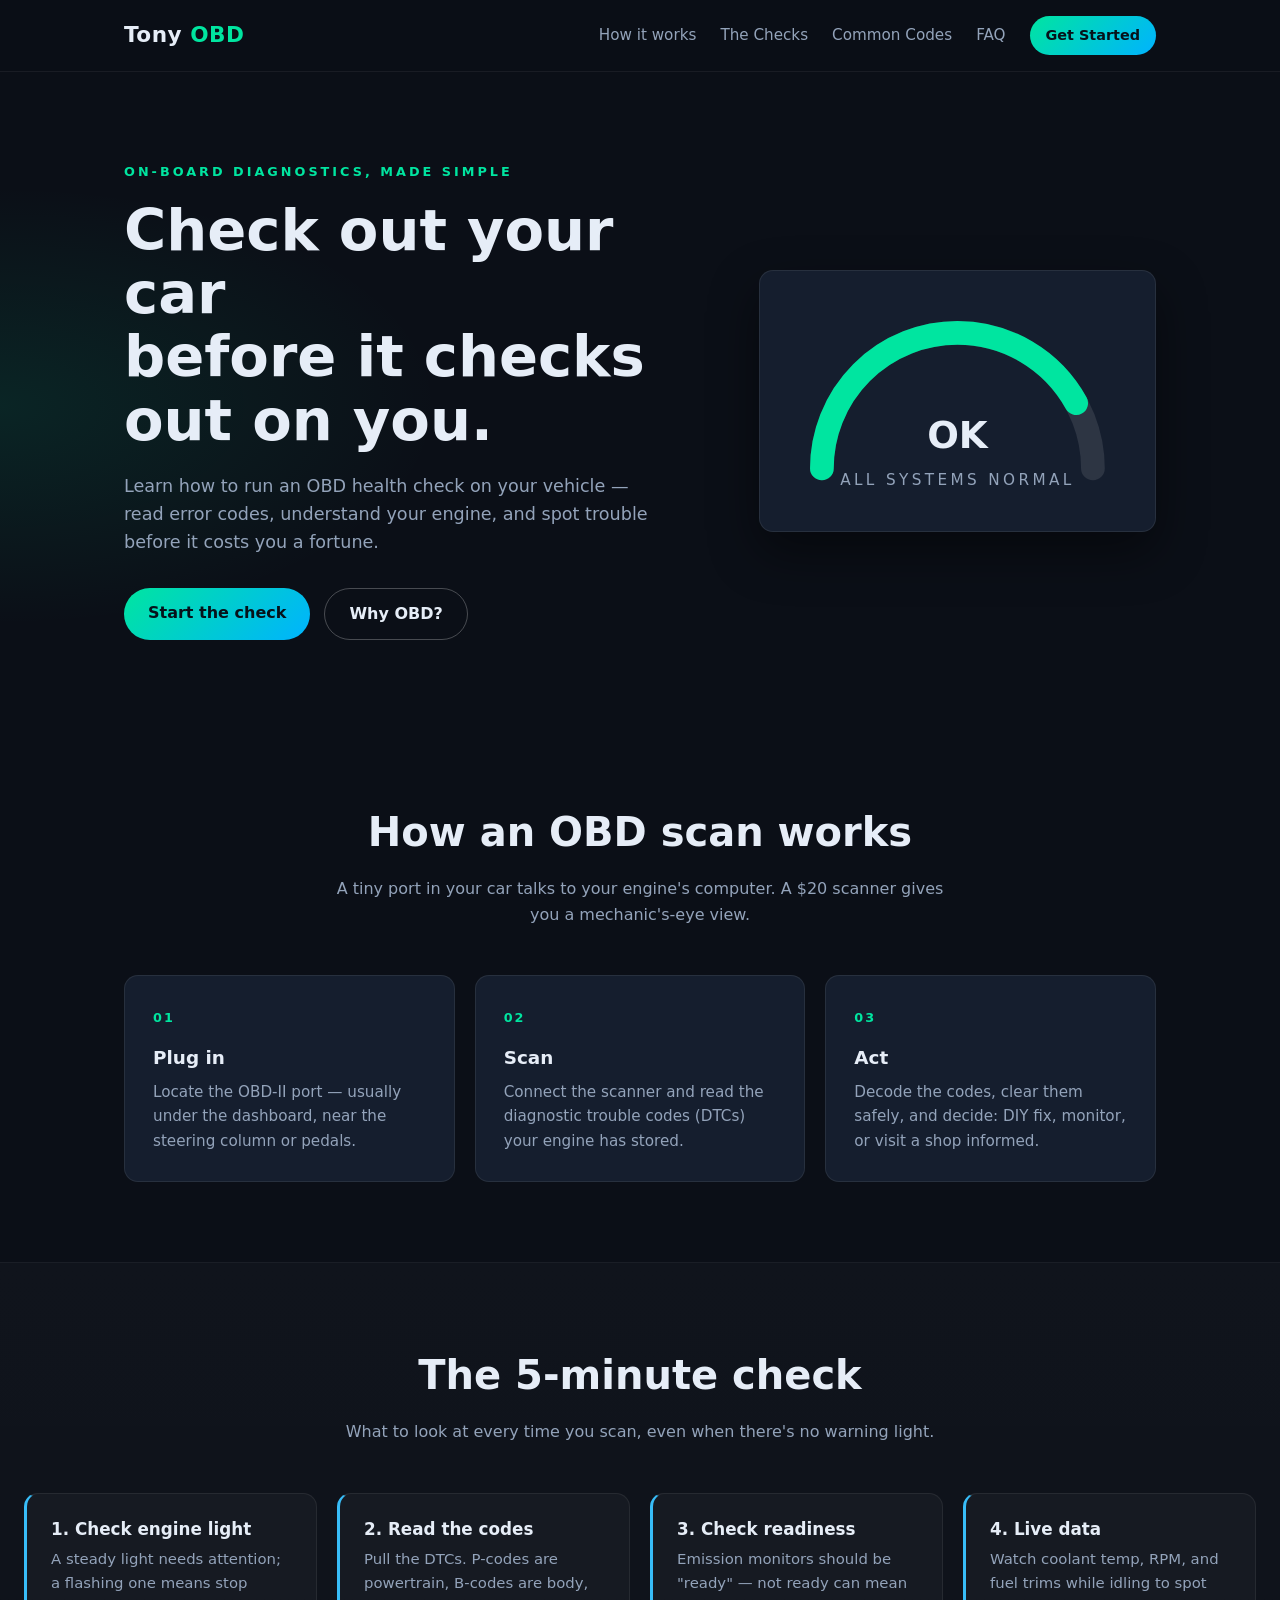
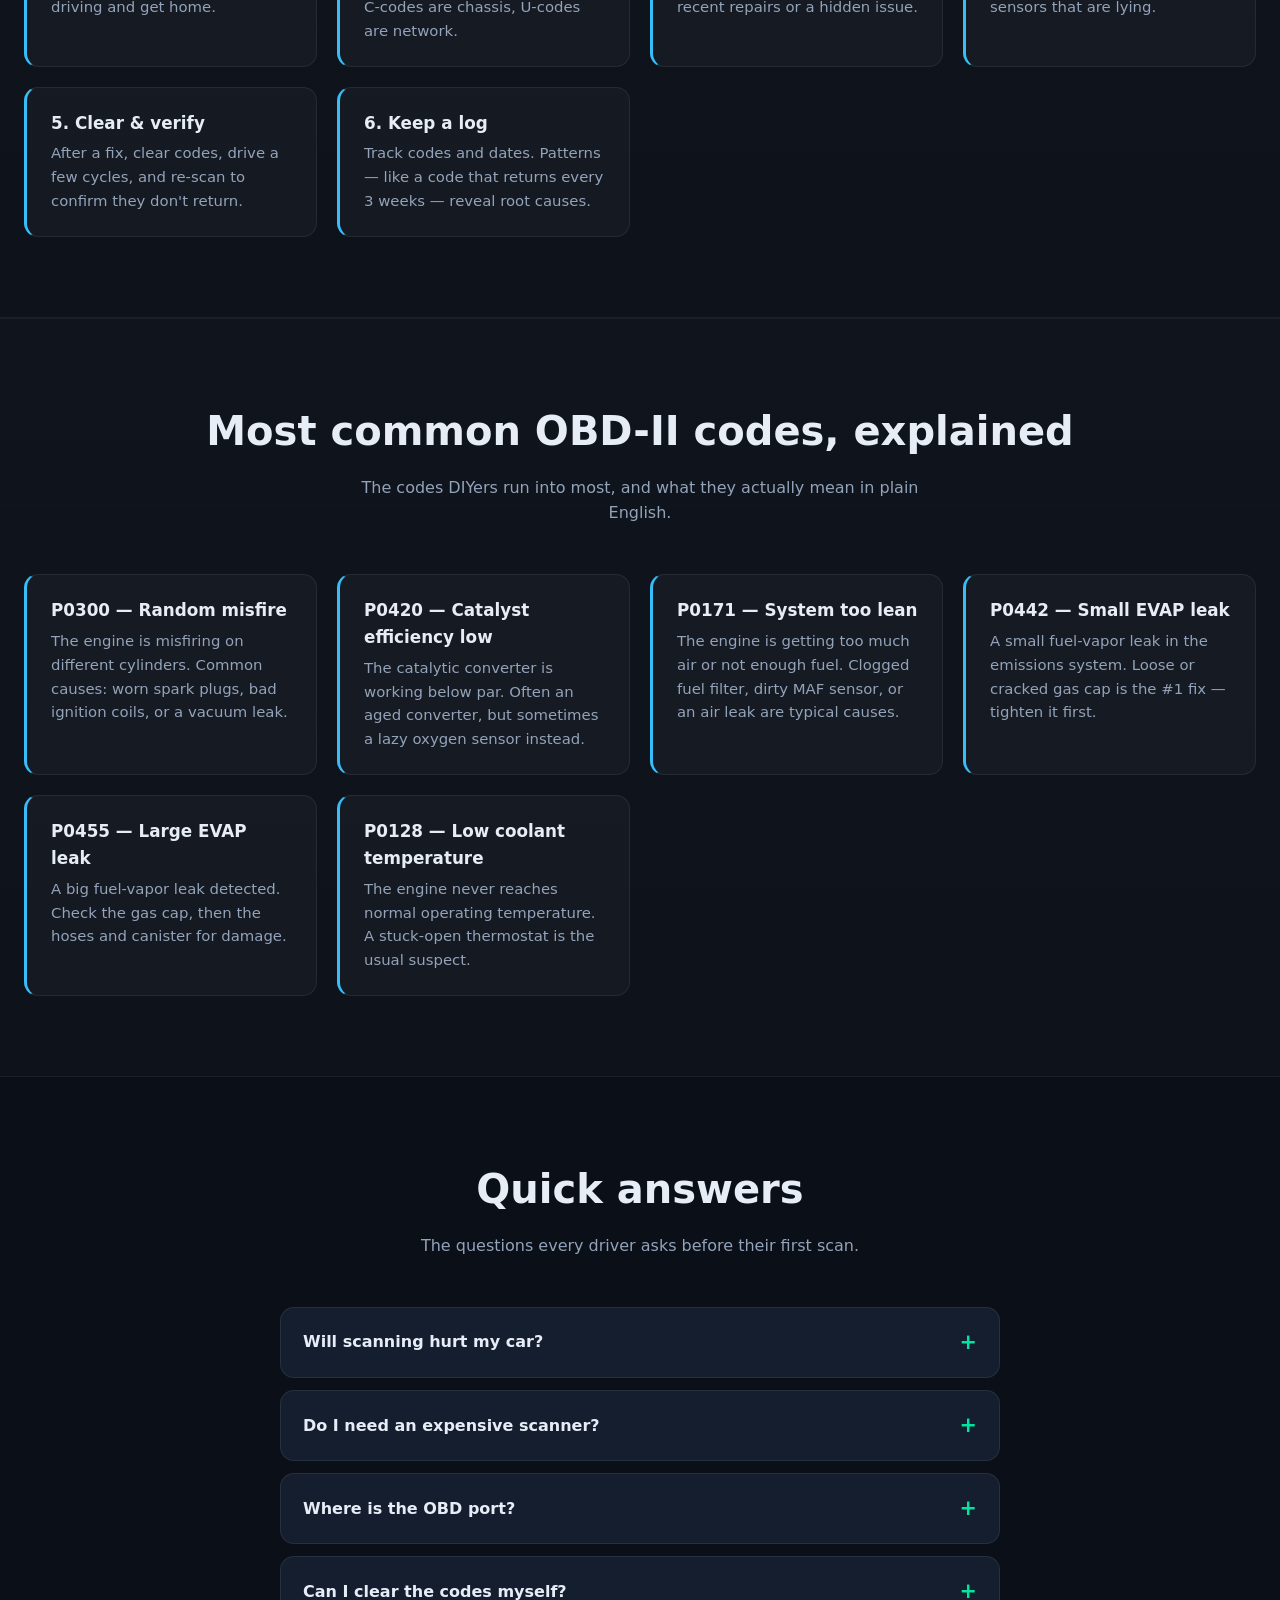
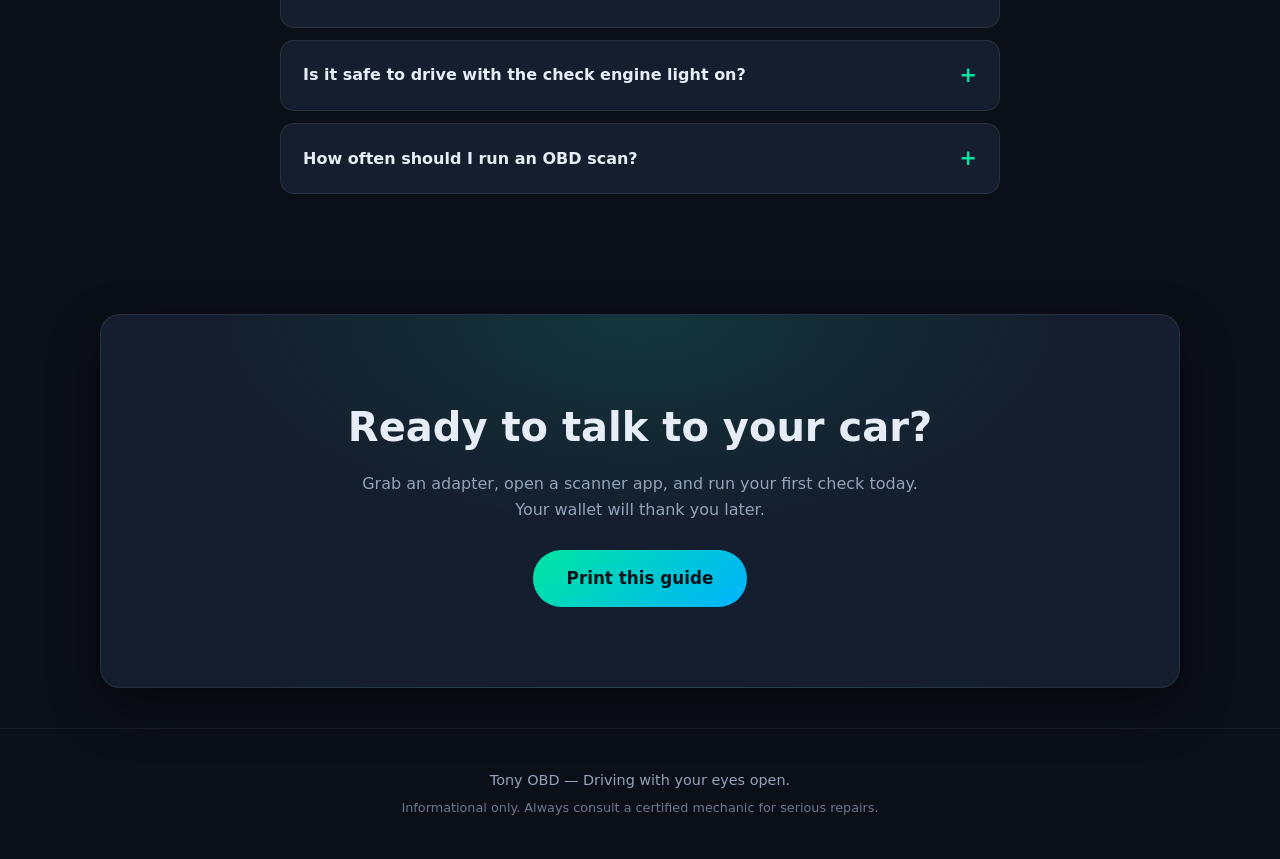
<file: index.html>
<!DOCTYPE html>
<html lang="en">
<head>
  <meta charset="UTF-8" />
  <meta name="viewport" content="width=device-width, initial-scale=1.0" />
  <title>Tony OBD — How to Run an OBD-II Car Diagnostic Check</title>
  <meta name="description" content="Learn how to run an OBD-II health check on your car: where the port is, how to read error codes and check readiness, and spot trouble before it costs you." />
  <meta name="keywords" content="OBD-II, OBD scan, car diagnostic, check engine light, diagnostic trouble codes, DTC, car health check" />
  <meta name="robots" content="index, follow" />
  <link rel="canonical" href="https://obdstore.co.uk/" />
  <meta property="og:url" content="https://obdstore.co.uk/" />
  <meta property="og:type" content="website" />
  <meta property="og:title" content="Tony OBD — How to Run an OBD-II Car Diagnostic Check" />
  <meta property="og:description" content="Run a full OBD-II health check on your car: read error codes, check readiness, and spot trouble before it costs you a fortune." />
  <meta property="og:site_name" content="Tony OBD" />
  <meta name="twitter:card" content="summary" />
  <meta name="twitter:url" content="https://obdstore.co.uk/" />
  <link rel="stylesheet" href="style.css" />
  <script type="application/ld+json">
  {
    "@context": "https://schema.org",
    "@graph": [
      {
        "@type": "WebSite",
        "name": "Tony OBD",
        "description": "A plain-language guide to running OBD-II diagnostic checks on your car.",
        "inLanguage": "en"
      },
      {
        "@type": "FAQPage",
        "mainEntity": [
          {
            "@type": "Question",
            "name": "Will scanning hurt my car?",
            "acceptedAnswer": {
              "@type": "Answer",
              "text": "No. Reading codes is completely safe and doesn't change anything on the vehicle."
            }
          },
          {
            "@type": "Question",
            "name": "Do I need an expensive scanner?",
            "acceptedAnswer": {
              "@type": "Answer",
              "text": "No. A basic Bluetooth OBD-II adapter plus a free phone app covers 95% of what a DIYer needs."
            }
          },
          {
            "@type": "Question",
            "name": "Where is the OBD port?",
            "acceptedAnswer": {
              "@type": "Answer",
              "text": "Usually under the dash, within reach of the driver — near the steering column, fuse box, or pedals."
            }
          },
          {
            "@type": "Question",
            "name": "Can I clear the codes myself?",
            "acceptedAnswer": {
              "@type": "Answer",
              "text": "Yes, with a scanner — but only clear them after fixing the cause, or the light will just come back."
            }
          },
          {
            "@type": "Question",
            "name": "Is it safe to drive with the check engine light on?",
            "acceptedAnswer": {
              "@type": "Answer",
              "text": "If the light is steady and the car runs fine, you can usually drive to get it checked — but if it's flashing, stop as soon as it's safe and get it towed or fixed."
            }
          },
          {
            "@type": "Question",
            "name": "How often should I run an OBD scan?",
            "acceptedAnswer": {
              "@type": "Answer",
              "text": "Once a month is a good habit, plus a scan before long trips or buying a used car. Catching codes early is far cheaper than repair shop surprises."
            }
          }
        ]
      }
    ]
  }
  </script>
</head>
<body>
  <header class="nav">
    <div class="nav-inner">
      <a href="#" class="logo">Tony <span>OBD</span></a>
      <nav>
        <a href="#how-it-works">How it works</a>
        <a href="#checks">The Checks</a>
        <a href="#codes">Common Codes</a>
        <a href="#faq">FAQ</a>
        <a href="#get-started" class="btn btn-sm">Get Started</a>
      </nav>
    </div>
  </header>

  <main>
    <section class="hero">
      <div class="hero-content">
        <p class="eyebrow">On-Board Diagnostics, made simple</p>
        <h1>Check out your car<br />before it checks out on you.</h1>
        <p class="sub">Learn how to run an OBD health check on your vehicle — read error codes, understand your engine, and spot trouble before it costs you a fortune.</p>
        <div class="hero-actions">
          <a href="#checks" class="btn">Start the check</a>
          <a href="#faq" class="btn btn-ghost">Why OBD?</a>
        </div>
      </div>
      <div class="hero-visual">
        <div class="gauge" aria-hidden="true">
          <svg viewBox="0 0 200 120">
            <path class="gauge-track" d="M20 100 A80 80 0 0 1 180 100" fill="none" stroke-width="14" stroke-linecap="round" />
            <path class="gauge-fill" d="M20 100 A80 80 0 0 1 180 100" fill="none" stroke-width="14" stroke-linecap="round" />
            <text class="gauge-value" x="100" y="88" text-anchor="middle">OK</text>
            <text class="gauge-label" x="100" y="110" text-anchor="middle">ALL SYSTEMS NORMAL</text>
          </svg>
        </div>
      </div>
    </section>

    <section id="how-it-works" class="section">
      <h2>How an OBD scan works</h2>
      <p class="section-sub">A tiny port in your car talks to your engine's computer. A $20 scanner gives you a mechanic's-eye view.</p>
      <div class="cards">
        <div class="card">
          <span class="step">01</span>
          <h3>Plug in</h3>
          <p>Locate the OBD-II port — usually under the dashboard, near the steering column or pedals.</p>
        </div>
        <div class="card">
          <span class="step">02</span>
          <h3>Scan</h3>
          <p>Connect the scanner and read the diagnostic trouble codes (DTCs) your engine has stored.</p>
        </div>
        <div class="card">
          <span class="step">03</span>
          <h3>Act</h3>
          <p>Decode the codes, clear them safely, and decide: DIY fix, monitor, or visit a shop informed.</p>
        </div>
      </div>
    </section>

    <section id="checks" class="section section-dark">
      <h2>The 5-minute check</h2>
      <p class="section-sub">What to look at every time you scan, even when there's no warning light.</p>
      <div class="checks-grid">
        <div class="check-item">
          <h3>1. Check engine light</h3>
          <p>A steady light needs attention; a flashing one means stop driving and get home.</p>
        </div>
        <div class="check-item">
          <h3>2. Read the codes</h3>
          <p>Pull the DTCs. P-codes are powertrain, B-codes are body, C-codes are chassis, U-codes are network.</p>
        </div>
        <div class="check-item">
          <h3>3. Check readiness</h3>
          <p>Emission monitors should be "ready" — not ready can mean recent repairs or a hidden issue.</p>
        </div>
        <div class="check-item">
          <h3>4. Live data</h3>
          <p>Watch coolant temp, RPM, and fuel trims while idling to spot sensors that are lying.</p>
        </div>
        <div class="check-item">
          <h3>5. Clear &amp; verify</h3>
          <p>After a fix, clear codes, drive a few cycles, and re-scan to confirm they don't return.</p>
        </div>
        <div class="check-item">
          <h3>6. Keep a log</h3>
          <p>Track codes and dates. Patterns — like a code that returns every 3 weeks — reveal root causes.</p>
        </div>
      </div>
    </section>

    <section id="codes" class="section section-dark">
      <h2>Most common OBD-II codes, explained</h2>
      <p class="section-sub">The codes DIYers run into most, and what they actually mean in plain English.</p>
      <div class="checks-grid">
        <div class="check-item">
          <h3>P0300 — Random misfire</h3>
          <p>The engine is misfiring on different cylinders. Common causes: worn spark plugs, bad ignition coils, or a vacuum leak.</p>
        </div>
        <div class="check-item">
          <h3>P0420 — Catalyst efficiency low</h3>
          <p>The catalytic converter is working below par. Often an aged converter, but sometimes a lazy oxygen sensor instead.</p>
        </div>
        <div class="check-item">
          <h3>P0171 — System too lean</h3>
          <p>The engine is getting too much air or not enough fuel. Clogged fuel filter, dirty MAF sensor, or an air leak are typical causes.</p>
        </div>
        <div class="check-item">
          <h3>P0442 — Small EVAP leak</h3>
          <p>A small fuel-vapor leak in the emissions system. Loose or cracked gas cap is the #1 fix — tighten it first.</p>
        </div>
        <div class="check-item">
          <h3>P0455 — Large EVAP leak</h3>
          <p>A big fuel-vapor leak detected. Check the gas cap, then the hoses and canister for damage.</p>
        </div>
        <div class="check-item">
          <h3>P0128 — Low coolant temperature</h3>
          <p>The engine never reaches normal operating temperature. A stuck-open thermostat is the usual suspect.</p>
        </div>
      </div>
    </section>

    <section id="faq" class="section">
      <h2>Quick answers</h2>
      <p class="section-sub">The questions every driver asks before their first scan.</p>
      <div class="faq-list">
        <details>
          <summary>Will scanning hurt my car?</summary>
          <p>No. Reading codes is completely safe and doesn't change anything on the vehicle.</p>
        </details>
        <details>
          <summary>Do I need an expensive scanner?</summary>
          <p>No. A basic Bluetooth OBD-II adapter plus a free phone app covers 95% of what a DIYer needs.</p>
        </details>
        <details>
          <summary>Where is the OBD port?</summary>
          <p>Usually under the dash, within reach of the driver — near the steering column, fuse box, or pedals.</p>
        </details>
        <details>
          <summary>Can I clear the codes myself?</summary>
          <p>Yes, with a scanner — but only clear them after fixing the cause, or the light will just come back.</p>
        </details>
        <details>
          <summary>Is it safe to drive with the check engine light on?</summary>
          <p>If the light is steady and the car runs fine, you can usually drive to get it checked — but if it's flashing, stop as soon as it's safe and get it towed or fixed.</p>
        </details>
        <details>
          <summary>How often should I run an OBD scan?</summary>
          <p>Once a month is a good habit, plus a scan before long trips or buying a used car. Catching codes early is far cheaper than repair shop surprises.</p>
        </details>
      </div>
    </section>

    <section id="get-started" class="section cta">
      <h2>Ready to talk to your car?</h2>
      <p>Grab an adapter, open a scanner app, and run your first check today. Your wallet will thank you later.</p>
      <a href="#" class="btn btn-lg" onclick="window.print(); return false;">Print this guide</a>
    </section>
  </main>

  <footer class="footer">
    <p>Tony OBD — Driving with your eyes open.</p>
    <p class="footer-note">Informational only. Always consult a certified mechanic for serious repairs.</p>
  </footer>

  <script src="script.js"></script>
</body>
</html>
</file>
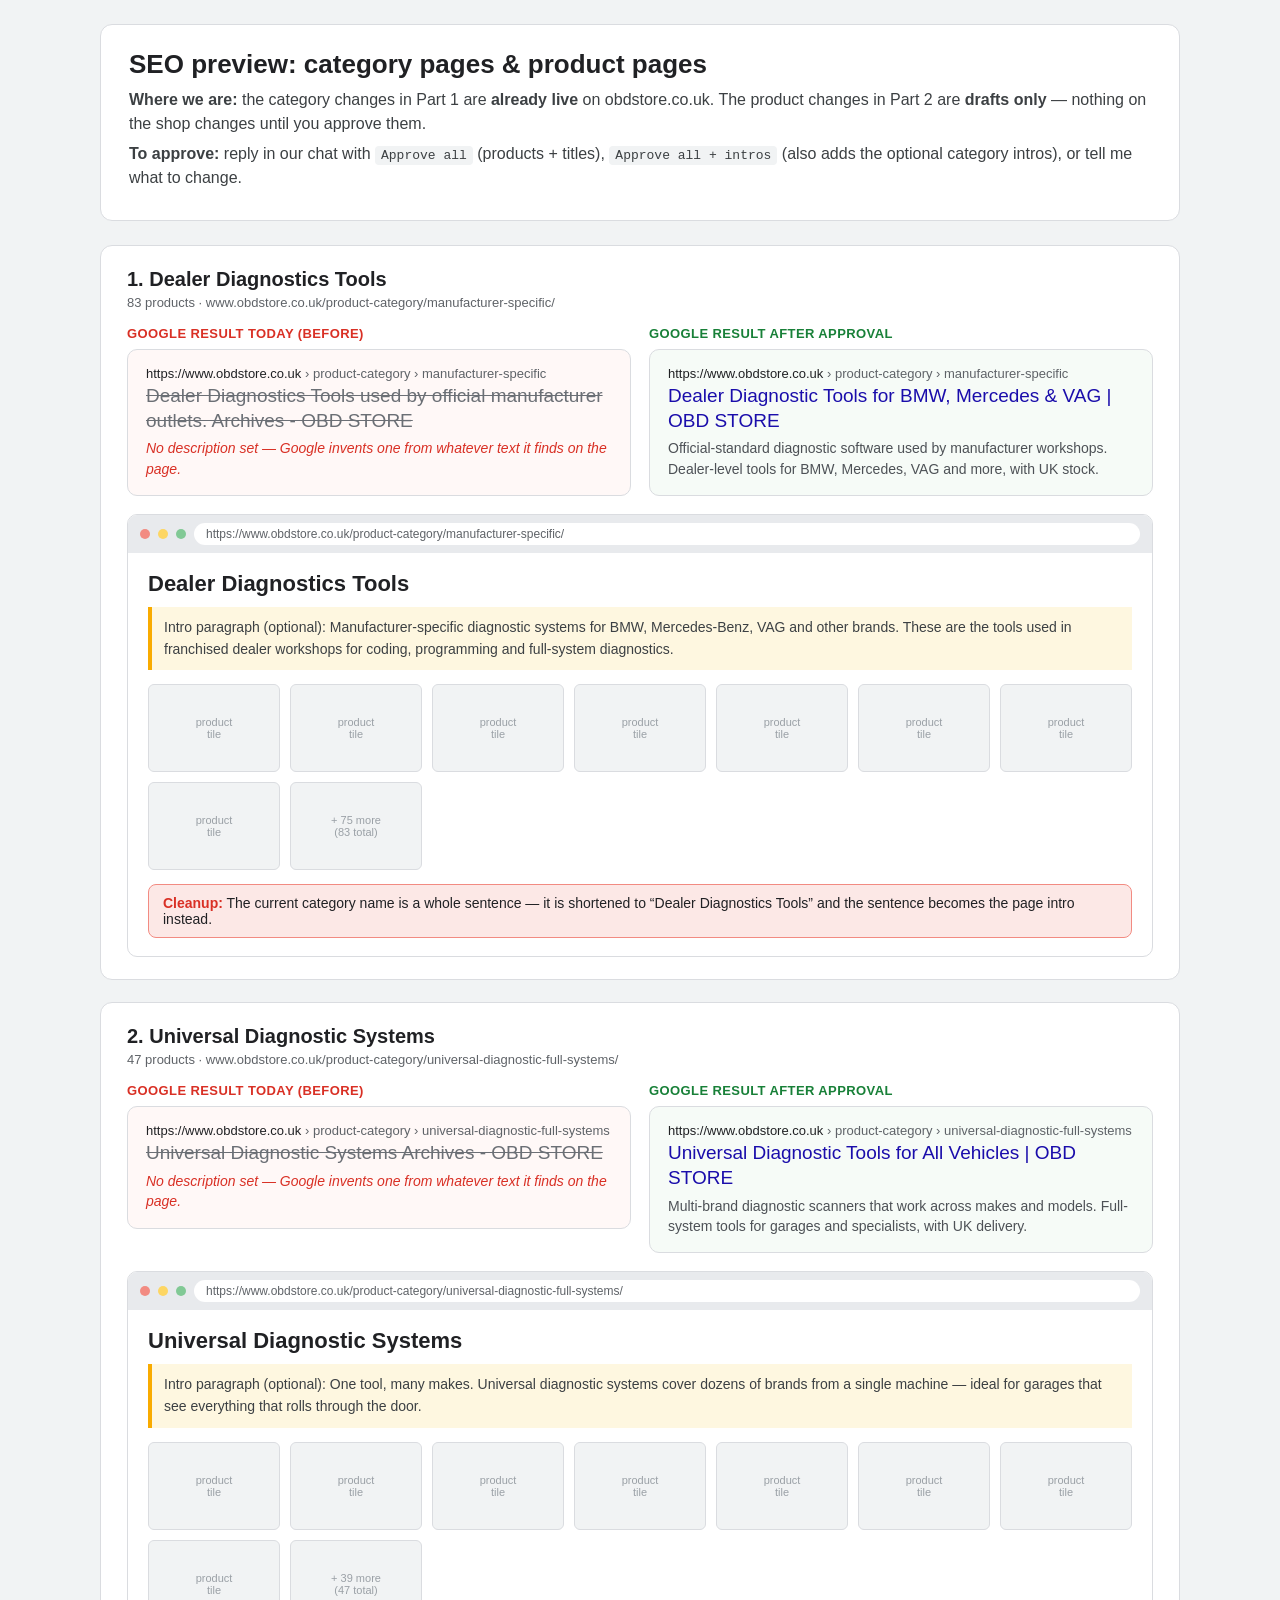
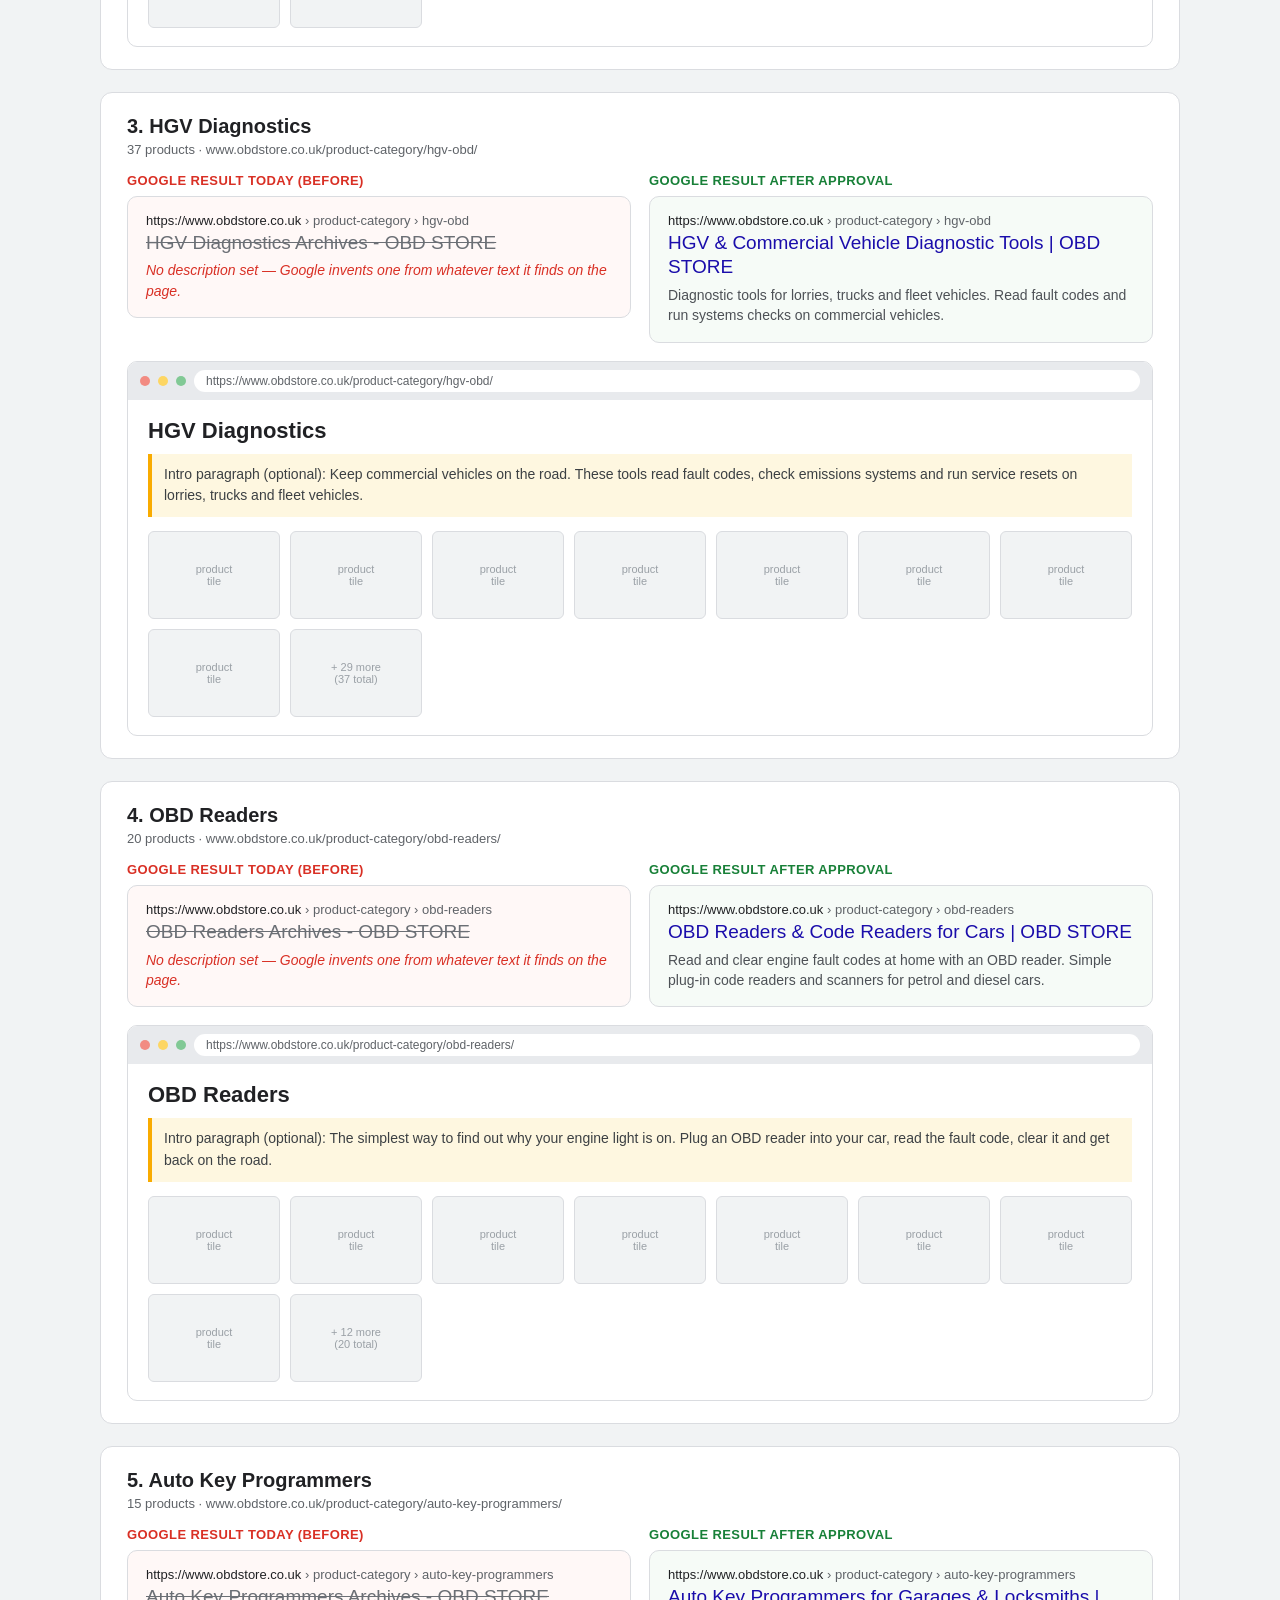
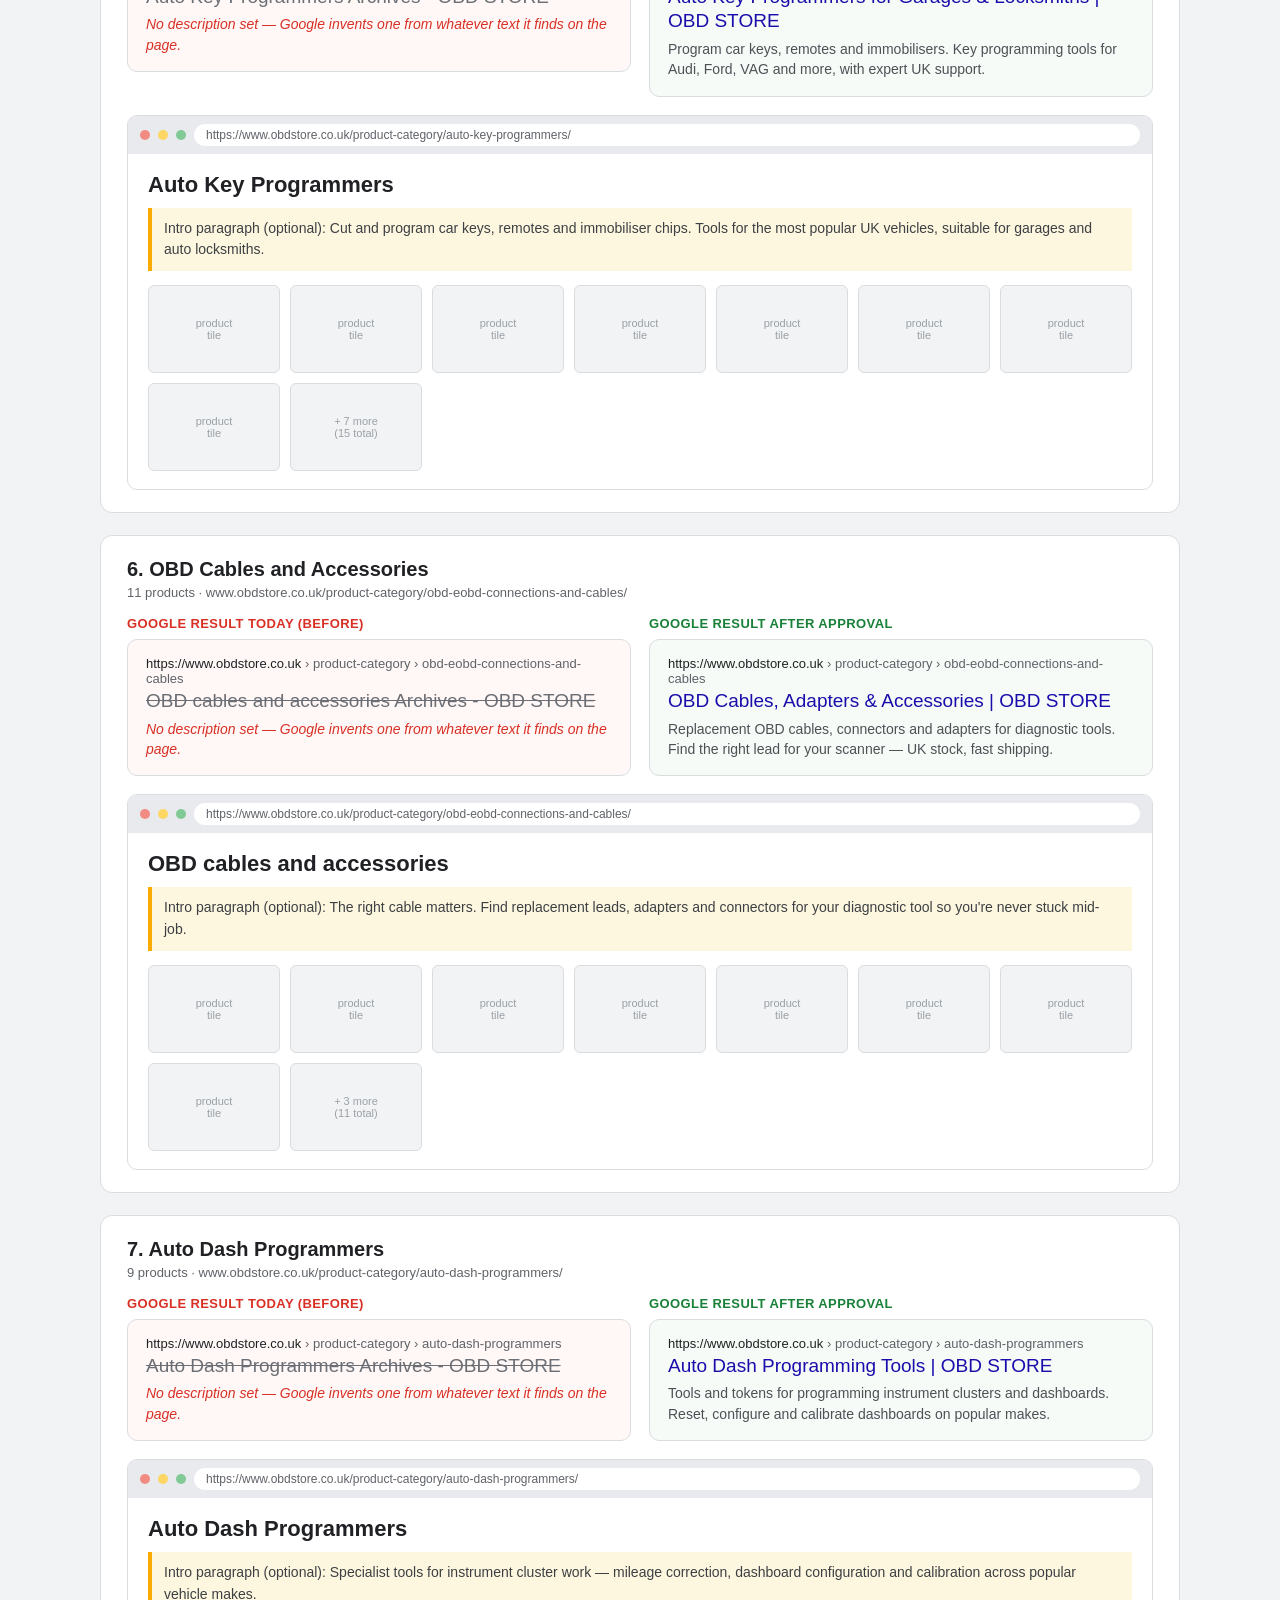
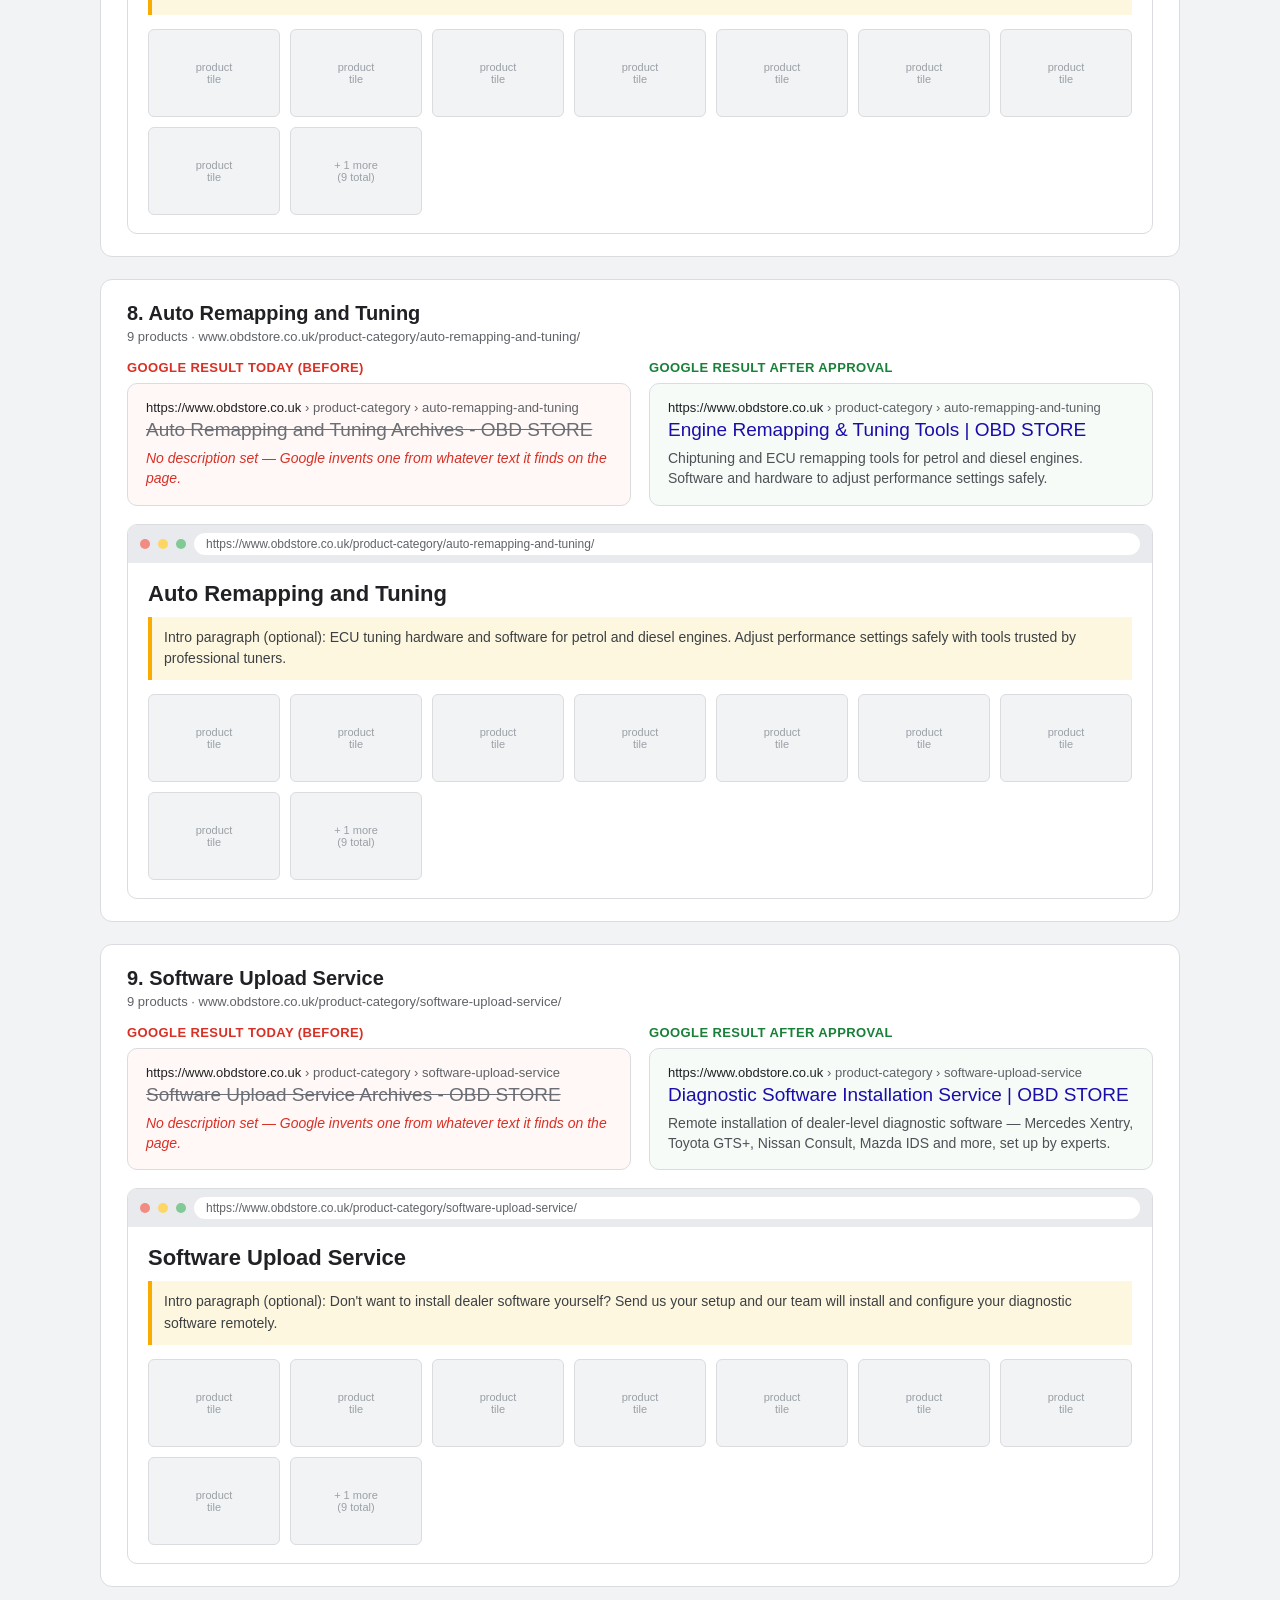
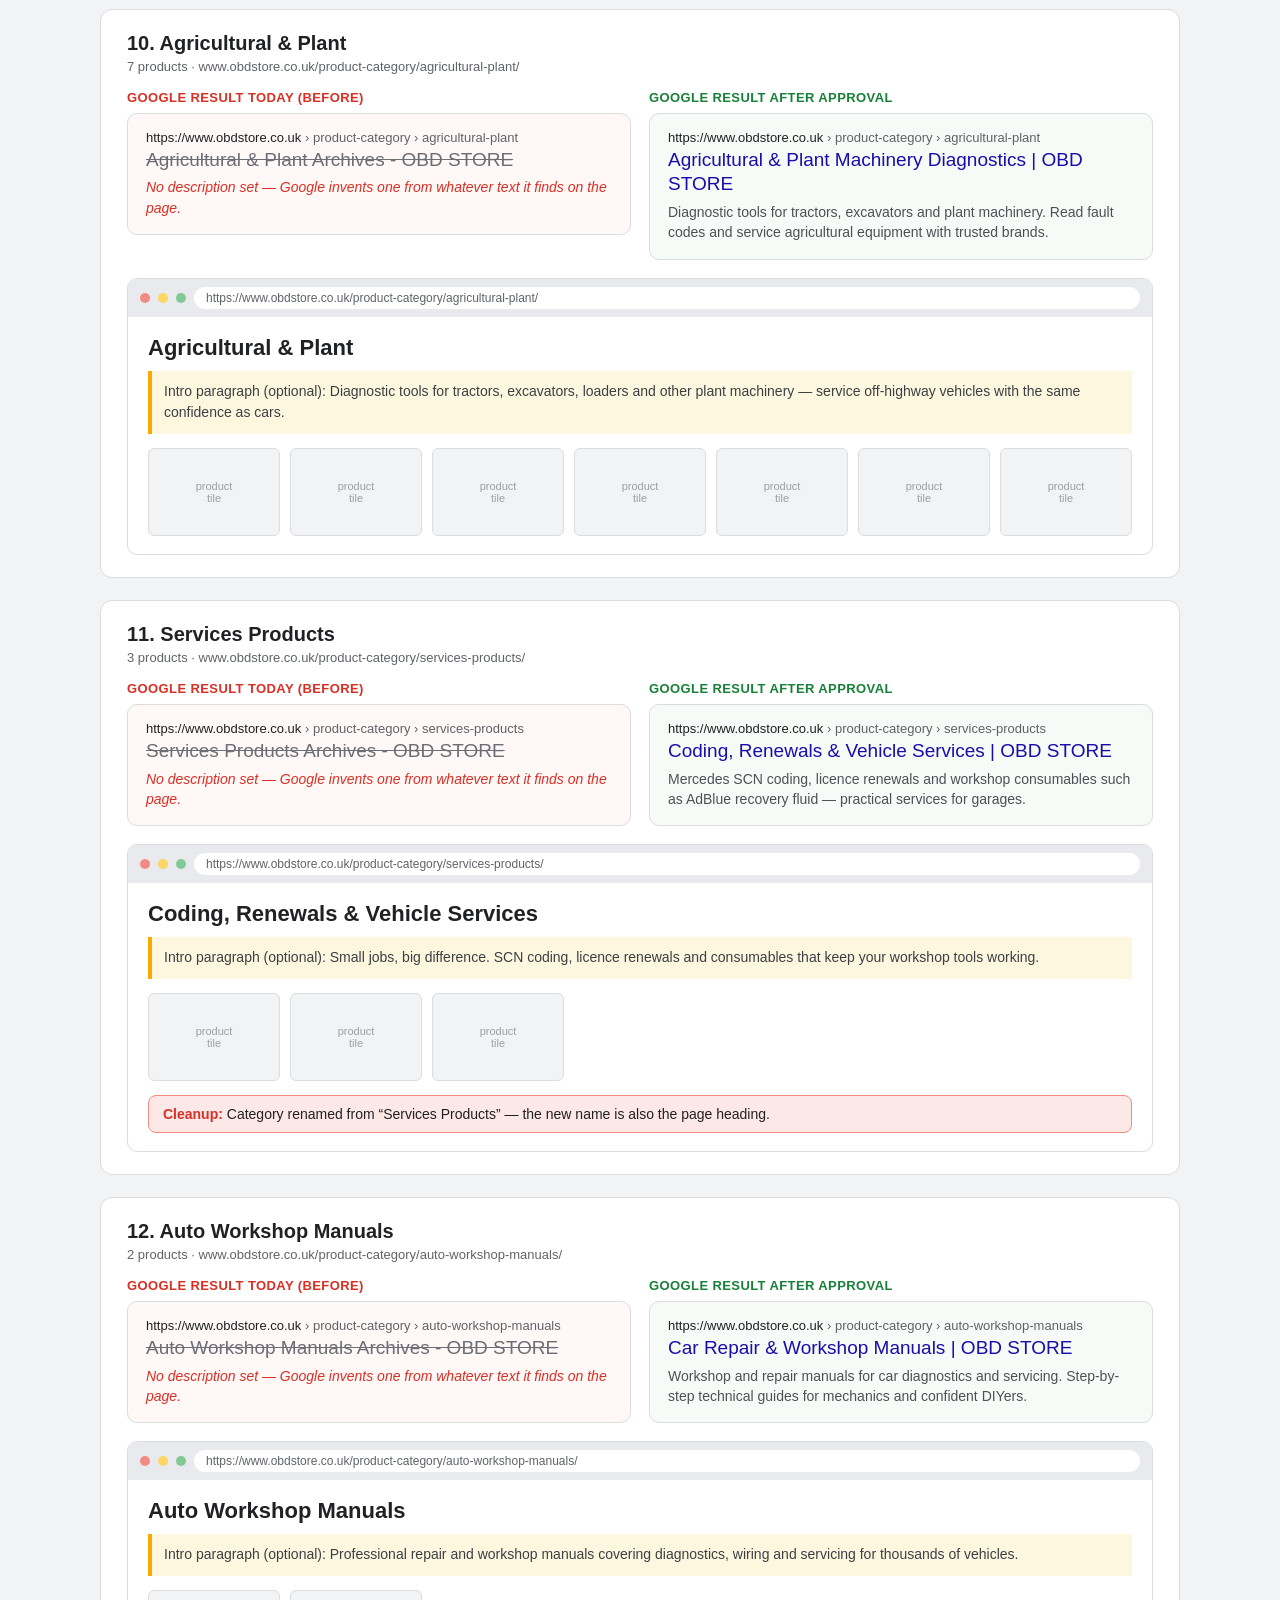
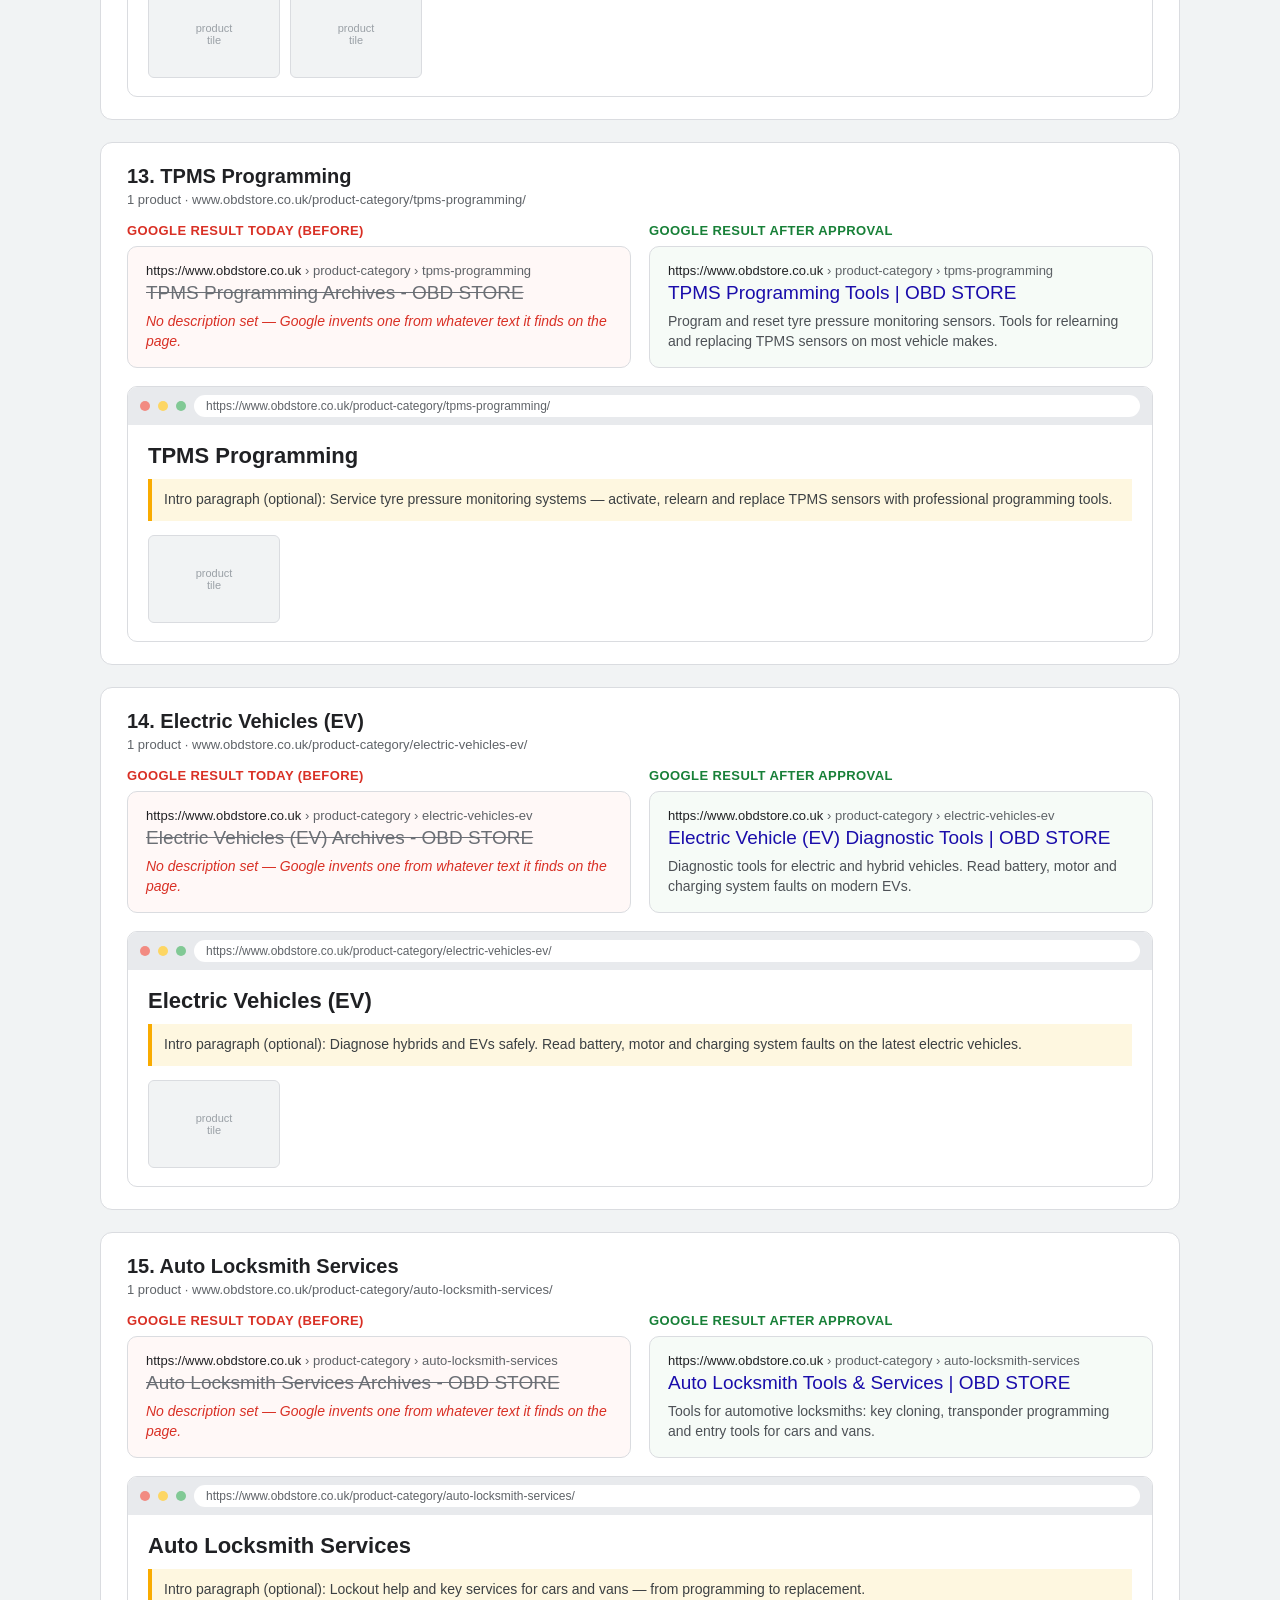
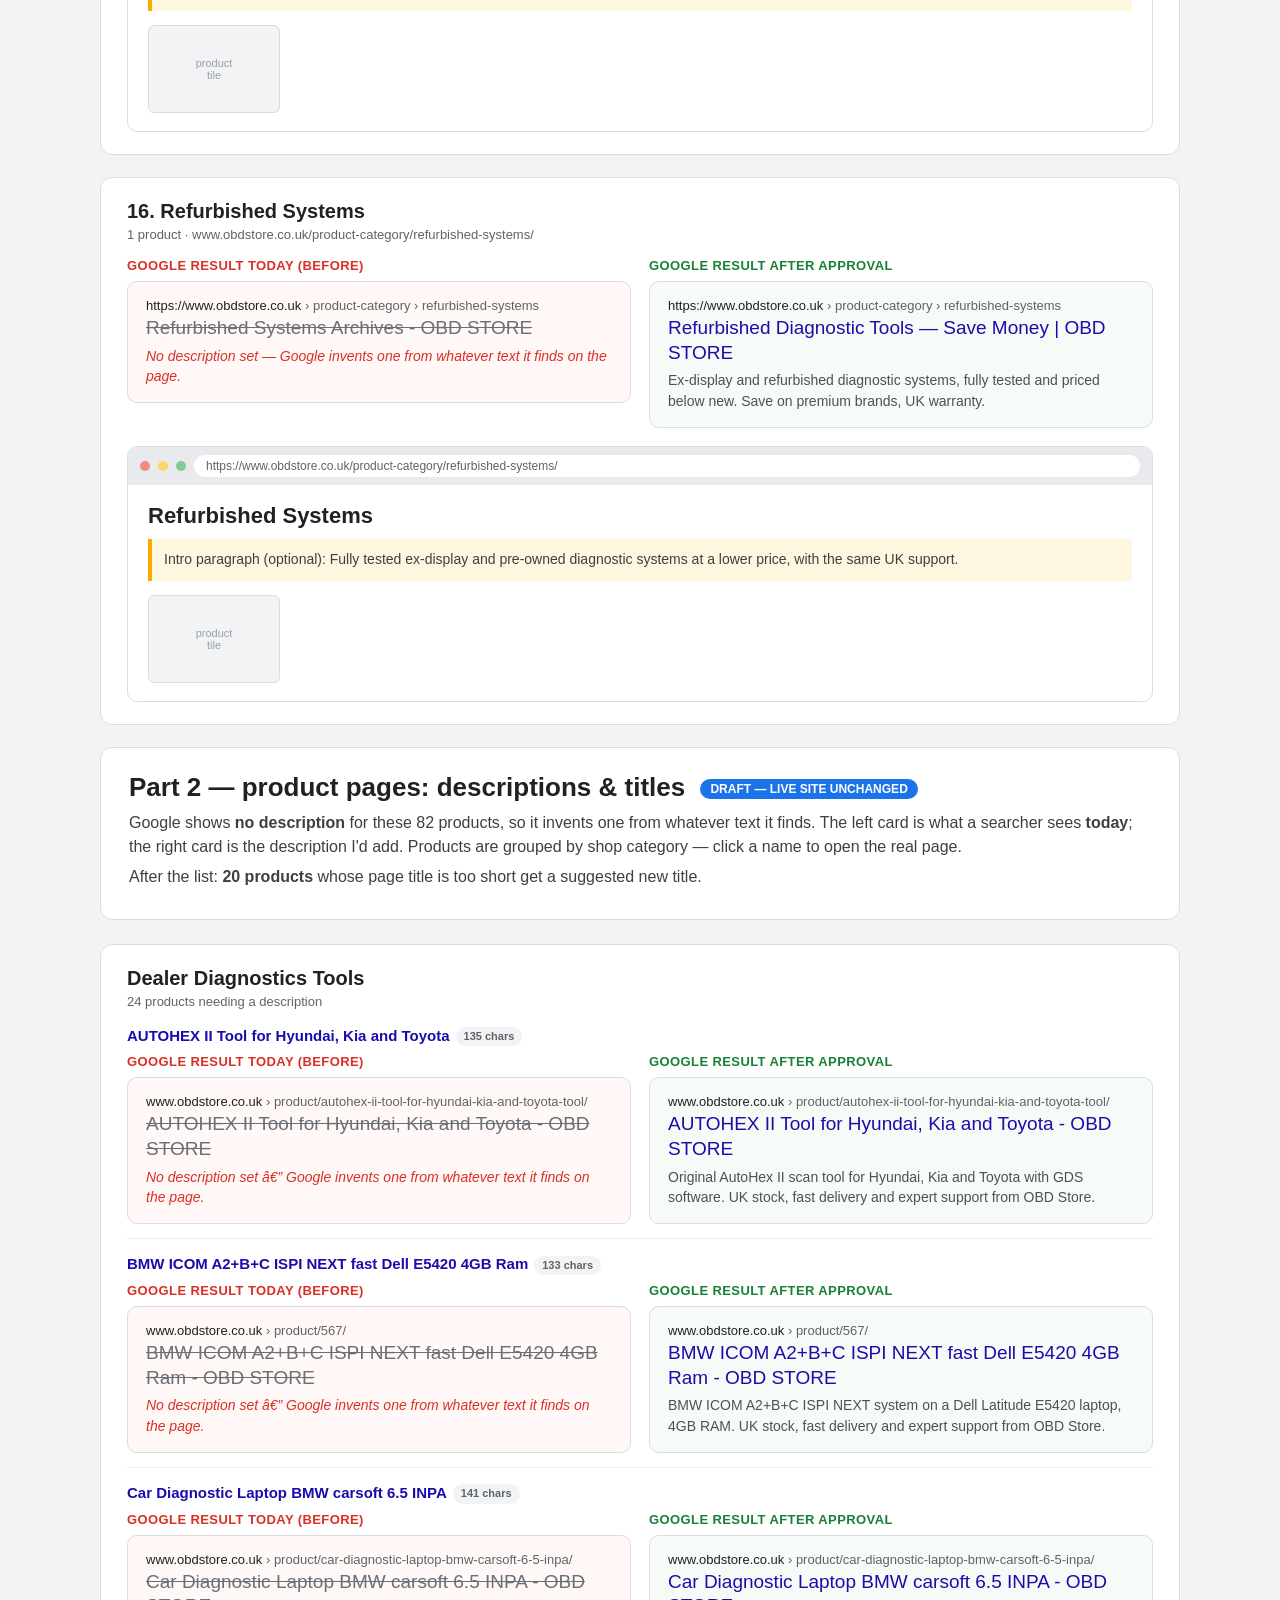
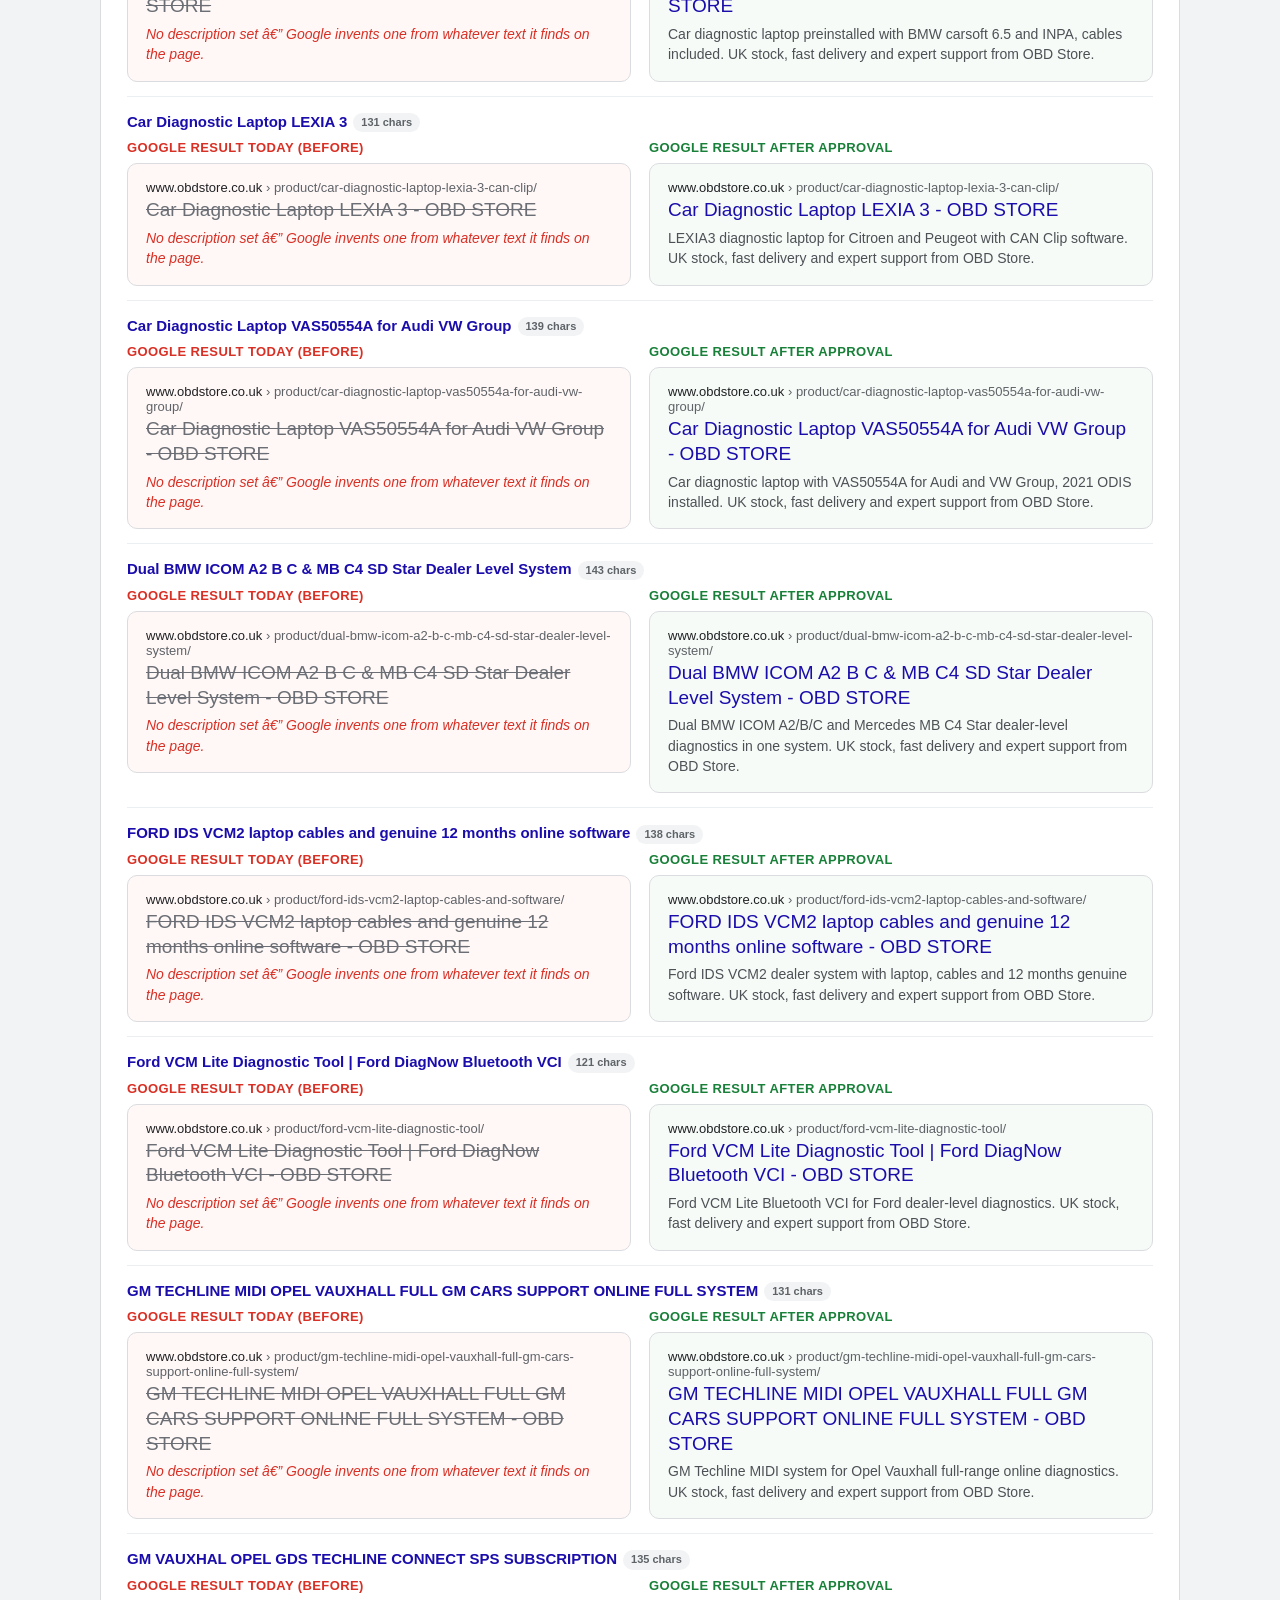
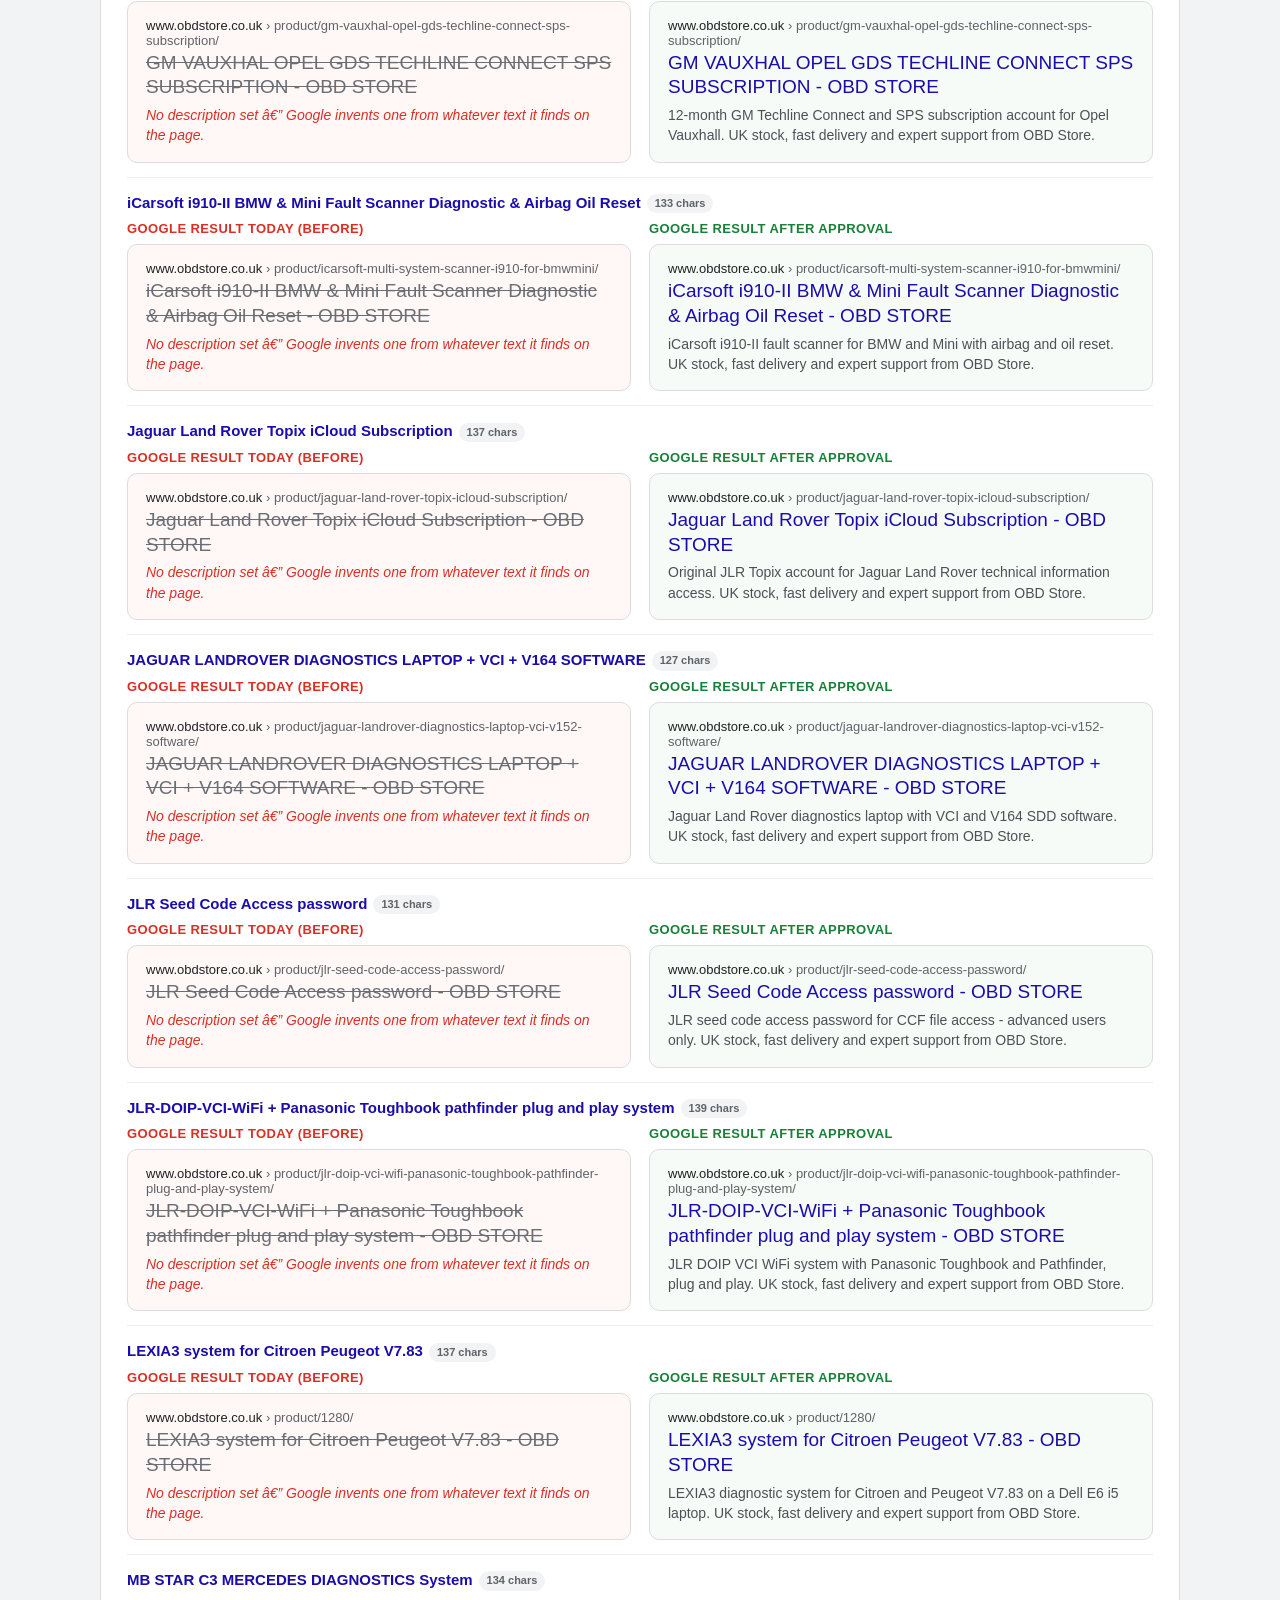
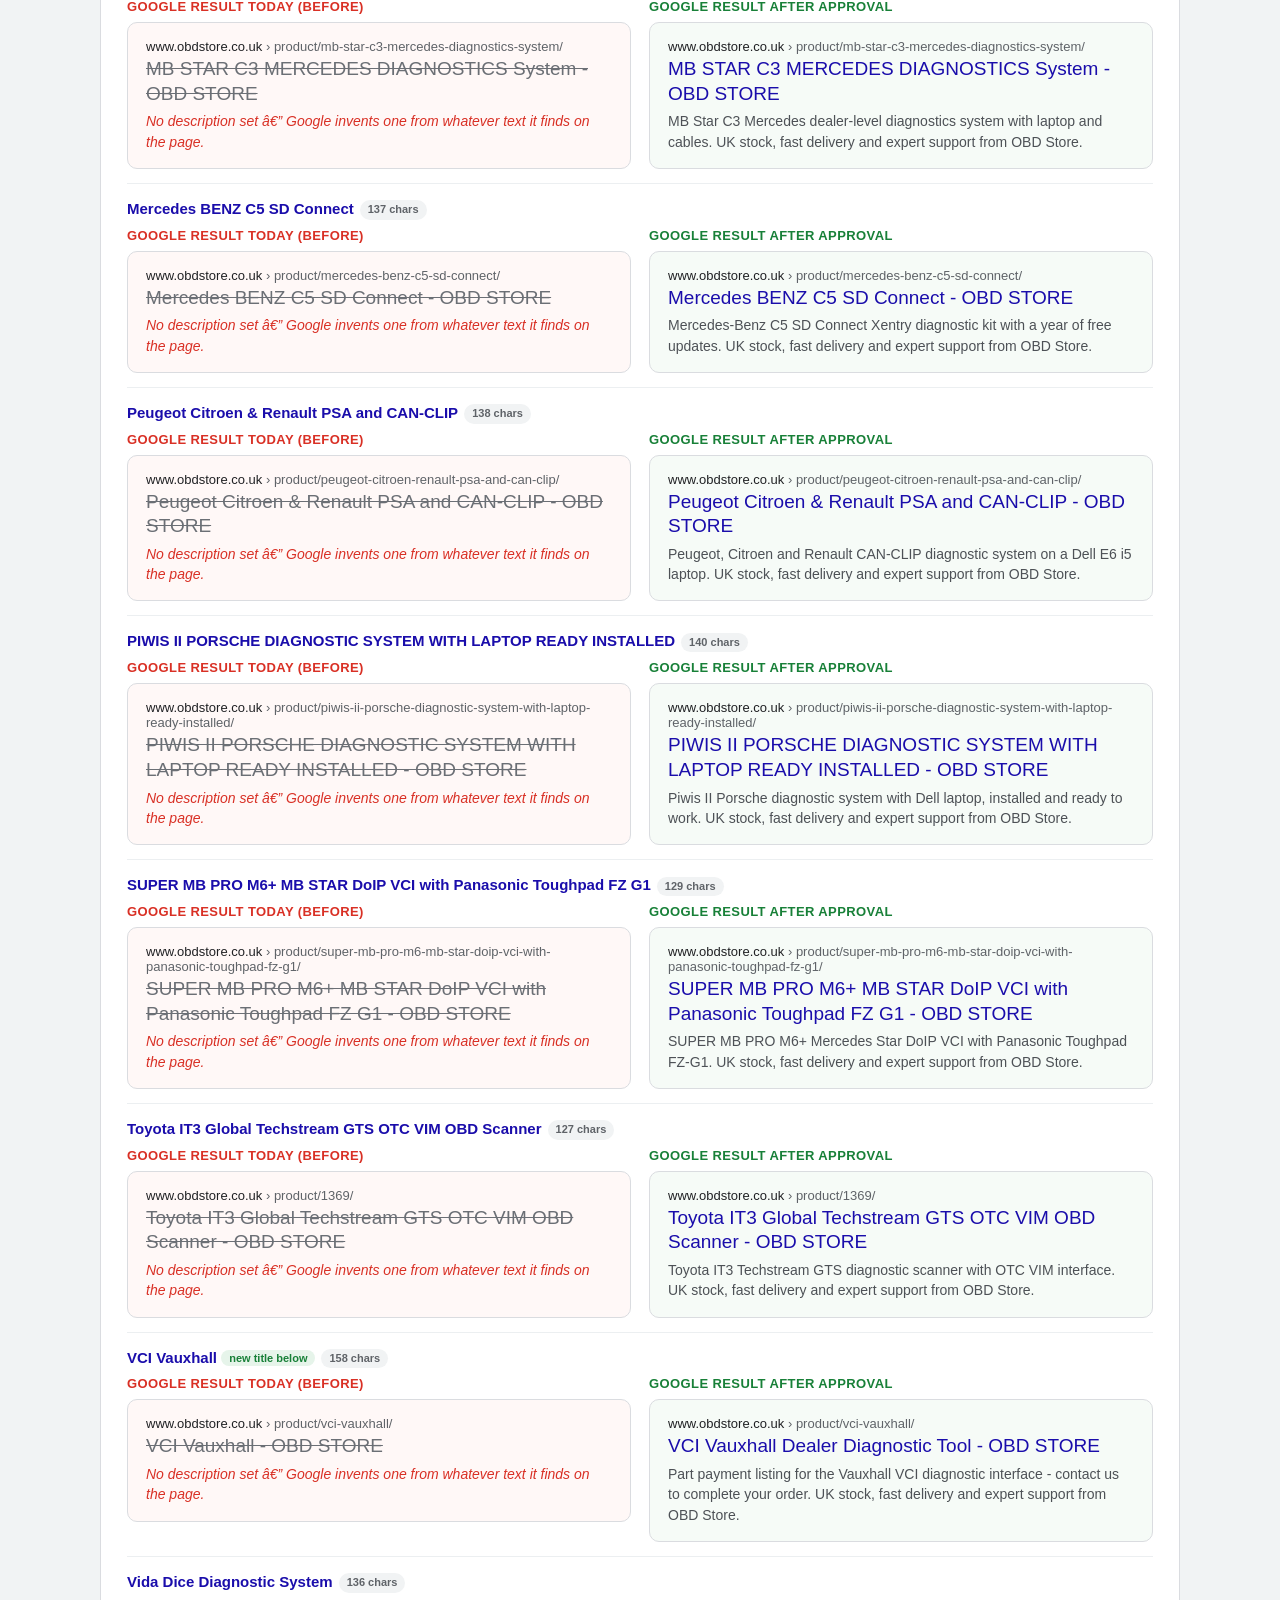
<file: seo-preview.html>
<!DOCTYPE html>
<html lang="en">
<head>
<meta charset="utf-8">
<meta name="viewport" content="width=device-width, initial-scale=1">
<meta name="robots" content="noindex, nofollow">
<title>SEO Preview — Categories &amp; Products (before &amp; after)</title>
<style>
  body{font-family:Arial,Helvetica,sans-serif;background:#f1f3f4;color:#202124;margin:0;padding:24px}
  .wrap{max-width:1080px;margin:0 auto}
  header.top{background:#fff;border:1px solid #dadce0;border-radius:12px;padding:24px 28px;margin-bottom:24px}
  header.top h1{margin:0 0 8px;font-size:26px}
  header.top p{margin:6px 0;line-height:1.5;color:#3c4043}
  .badge{display:inline-block;background:#1a73e8;color:#fff;font-size:12px;font-weight:bold;padding:3px 10px;border-radius:999px;vertical-align:middle;margin-left:8px}
  .cat{background:#fff;border:1px solid #dadce0;border-radius:12px;padding:22px 26px;margin-bottom:22px}
  .cat h2{margin:0 0 4px;font-size:20px}
  .count{color:#5f6368;font-size:13px;margin:0 0 16px}
  .cols{display:grid;grid-template-columns:1fr 1fr;gap:18px}
  @media(max-width:820px){.cols{grid-template-columns:1fr}}
  .col-label{font-size:13px;font-weight:bold;text-transform:uppercase;letter-spacing:.4px;margin-bottom:8px}
  .before .col-label{color:#d93025}
  .after .col-label{color:#188038}
  .serp{border:1px solid #dadce0;border-radius:10px;padding:16px 18px;background:#fff}
  .before .serp{background:#fff8f7}
  .after .serp{background:#f6fbf7}
  .serp .url{font-size:13px;color:#202124}
  .serp .url span{color:#5f6368}
  .serp .t{font-size:19px;color:#1a0dab;margin:3px 0 5px;line-height:1.3}
  .before .serp .t{color:#6b6f75;text-decoration:line-through}
  .serp .d{font-size:14px;color:#4d5156;line-height:1.45}
  .serp .d.none{color:#d93025;font-style:italic}
  .mock{margin-top:18px;border:1px solid #dadce0;border-radius:10px;overflow:hidden}
  .chrome{background:#e8eaed;padding:8px 12px;display:flex;align-items:center;gap:8px}
  .dot{width:10px;height:10px;border-radius:50%;background:#bdc1c6}
  .dot.r{background:#f28b82}.dot.y{background:#fdd663}.dot.g{background:#81c995}
  .addr{background:#fff;border-radius:999px;font-size:12px;color:#5f6368;padding:4px 12px;flex:1;white-space:nowrap;overflow:hidden;text-overflow:ellipsis}
  .page{padding:18px 20px}
  .page h3{margin:0 0 10px;font-size:22px}
  .intro{font-size:14px;color:#3c4043;line-height:1.55;background:#e8f0fe;border-left:4px solid #1a73e8;padding:10px 12px;margin:0 0 14px}
  .intro.opt{border-left-color:#f9ab00;background:#fef7e0}
  .intro.none{border-left-color:#d93025;background:#fce8e6;font-style:italic;color:#d93025}
  .tiles{display:grid;grid-template-columns:repeat(auto-fill,minmax(120px,1fr));gap:10px}
  .tile{background:#f1f3f4;border:1px solid #dadce0;border-radius:6px;height:74px;display:flex;align-items:center;justify-content:center;color:#9aa0a6;font-size:11px;text-align:center;padding:6px}
  .flag{background:#fce8e6;border:1px solid #f28b82;border-radius:8px;padding:10px 14px;font-size:14px;margin-top:14px;color:#202124}
  .flag b{color:#d93025}
  .note{background:#fff8e1;border:1px solid #fdd663;border-radius:8px;padding:10px 14px;font-size:13px;color:#3c4043;margin-top:14px}
  footer.top{background:#fff;border:1px solid #dadce0;border-radius:12px;padding:24px 28px}
  footer.top h2{margin:0 0 10px;font-size:20px}
  footer.top ol{line-height:1.9;margin:0;padding-left:22px}
  code{background:#f1f3f4;padding:2px 6px;border-radius:4px;font-size:13px}
  .prodrow{border-top:1px solid #eceff1;padding-top:14px;margin-top:14px}
  .prodrow.first{border-top:none;margin-top:0;padding-top:0}
  .pname{font-size:15px;font-weight:bold;margin-bottom:8px;line-height:1.4}
  .pname a{color:#1a0dab;text-decoration:none}
  .pname a:hover{text-decoration:underline}
  .tagnew{background:#e6f4ea;color:#188038;font-size:11px;font-weight:bold;padding:2px 8px;border-radius:999px;vertical-align:middle}
  .chars{display:inline-block;background:#f1f3f4;color:#5f6368;font-size:11px;padding:2px 8px;border-radius:999px;margin-left:6px;vertical-align:middle}
  .titlerow{display:flex;flex-wrap:wrap;gap:10px;align-items:center;padding:9px 0;border-top:1px solid #eceff1;font-size:14px}
  .titlerow:first-of-type{border-top:none}
  .t-old{color:#6b6f75;text-decoration:line-through}
  .t-new{color:#188038;font-weight:bold}
  .t-arrow{color:#5f6368}
  .descbox{font-size:13px;line-height:1.6;background:#fff;border:1px solid #dadce0;border-radius:10px;padding:12px 14px}
  .before .descbox{background:#fff8f7}
  .after .descbox{background:#f6fbf7}
  .descbox ul,.descbox ol{margin:6px 0 6px 18px;padding:0}
  .descbox li{margin:2px 0}
  .descbox p{margin:0 0 8px}
  .descbox p:last-child{margin-bottom:0}
  .notes{background:#fef7e0;border:1px solid #fdd663;border-radius:8px;padding:10px 14px;font-size:13px;color:#3c4043;margin:10px 0 0}
  .keep{background:#e8f0fe;border:1px solid #aecbfa;border-radius:8px;padding:10px 14px;font-size:13px;color:#174ea6;margin:10px 0 0}
</style>
</head>
<body>
<div class="wrap">
  <header class="top">
    <h1>SEO preview: category pages &amp; product pages</h1>
    <p><b>Where we are:</b> the category changes in Part 1 are <b>already live</b> on obdstore.co.uk. The product changes in Part 2 are <b>drafts only</b> — nothing on the shop changes until you approve them.</p>
    <p><b>To approve:</b> reply in our chat with <code>Approve all</code> (products + titles), <code>Approve all + intros</code> (also adds the optional category intros), or tell me what to change.</p>
  </header>
  <div id="app"></div>
  <header class="top" id="step3">
    <h1>Part 2 — product pages: descriptions &amp; titles <span class="badge">DRAFT — LIVE SITE UNCHANGED</span></h1>
    <p>Google shows <b>no description</b> for these 82 products, so it invents one from whatever text it finds. The left card is what a searcher sees <b>today</b>; the right card is the description I'd add. Products are grouped by shop category — click a name to open the real page.</p>
    <p>After the list: <b>20 products</b> whose page title is too short get a suggested new title.</p>
  </header>
  <div id="app3"></div>
  <header class="top" id="step4">
    <h1>Part 3 — thin product &amp; blog content <span class="badge">DRAFT — LIVE SITE UNCHANGED</span></h1>
    <p>Some product pages and blog posts are too short for Google to treat them as useful pages. Below is what each page says <b>now</b> (left) and the description I'd put in its place (right).</p>
    <p><b>Products:</b> 16 pages get a fuller, honest description — I've only used facts already on the page, no invented specifications. <b>Blog posts:</b> 3 posts are rewritten in clear English (they currently read as spun/confusing text); the other 4 already read well and I recommend leaving them alone.</p>
    <p><b>To approve:</b> reply <code>Approve content</code> to apply everything, or tell me which ones to change. Nothing changes on the shop until you approve.</p>
  </header>
  <div id="app4"></div>
  <footer class="top">
    <h2>Also included (small cleanups)</h2>
    <ol>
      <li><b>Rename</b> "Dealer Diagnostics Tools used by official manufacturer outlets." &rarr; <b>"Dealer Diagnostics Tools"</b> (current name is a full sentence shown as the page heading).</li>
      <li><b>Rename</b> "Services Products" &rarr; <b>"Coding, Renewals &amp; Vehicle Services"</b> (current name says nothing about what's inside).</li>
      <li><b>Delete</b> "Uncategorized" after moving its only product — <b>Autel MaxiCheck MX900 Diagnostic Scanner</b> — into Universal Diagnostic Systems.</li>
    </ol>
    <p><b>Yellow paragraphs</b> on the page pictures are the optional intro texts. Choose <code>Approve all</code> to skip them, or <code>Approve all + intros</code> to include them.</p>
    <p><b>Approve the product changes</b> (Part 2) the same way: <code>Approve all</code>, <code>Approve all + intros</code>, or tell me what to edit.</p>
  </footer>
</div>
<script>
var CATS=[
{n:"Dealer Diagnostics Tools",cur:"Dealer Diagnostics Tools used by official manufacturer outlets. Archives - OBD STORE",t:"Dealer Diagnostic Tools for BMW, Mercedes &amp; VAG | OBD STORE",d:"Official-standard diagnostic software used by manufacturer workshops. Dealer-level tools for BMW, Mercedes, VAG and more, with UK stock.",slug:"manufacturer-specific",c:83,h1:"Dealer Diagnostics Tools",i:"Manufacturer-specific diagnostic systems for BMW, Mercedes-Benz, VAG and other brands. These are the tools used in franchised dealer workshops for coding, programming and full-system diagnostics.",ren:"The current category name is a whole sentence — it is shortened to \u201cDealer Diagnostics Tools\u201d and the sentence becomes the page intro instead."},
{n:"Universal Diagnostic Systems",cur:"Universal Diagnostic Systems Archives - OBD STORE",t:"Universal Diagnostic Tools for All Vehicles | OBD STORE",d:"Multi-brand diagnostic scanners that work across makes and models. Full-system tools for garages and specialists, with UK delivery.",slug:"universal-diagnostic-full-systems",c:47,h1:"Universal Diagnostic Systems",i:"One tool, many makes. Universal diagnostic systems cover dozens of brands from a single machine — ideal for garages that see everything that rolls through the door."},
{n:"HGV Diagnostics",cur:"HGV Diagnostics Archives - OBD STORE",t:"HGV &amp; Commercial Vehicle Diagnostic Tools | OBD STORE",d:"Diagnostic tools for lorries, trucks and fleet vehicles. Read fault codes and run systems checks on commercial vehicles.",slug:"hgv-obd",c:37,h1:"HGV Diagnostics",i:"Keep commercial vehicles on the road. These tools read fault codes, check emissions systems and run service resets on lorries, trucks and fleet vehicles."},
{n:"OBD Readers",cur:"OBD Readers Archives - OBD STORE",t:"OBD Readers &amp; Code Readers for Cars | OBD STORE",d:"Read and clear engine fault codes at home with an OBD reader. Simple plug-in code readers and scanners for petrol and diesel cars.",slug:"obd-readers",c:20,h1:"OBD Readers",i:"The simplest way to find out why your engine light is on. Plug an OBD reader into your car, read the fault code, clear it and get back on the road."},
{n:"Auto Key Programmers",cur:"Auto Key Programmers Archives - OBD STORE",t:"Auto Key Programmers for Garages &amp; Locksmiths | OBD STORE",d:"Program car keys, remotes and immobilisers. Key programming tools for Audi, Ford, VAG and more, with expert UK support.",slug:"auto-key-programmers",c:15,h1:"Auto Key Programmers",i:"Cut and program car keys, remotes and immobiliser chips. Tools for the most popular UK vehicles, suitable for garages and auto locksmiths."},
{n:"OBD Cables and Accessories",cur:"OBD cables and accessories Archives - OBD STORE",t:"OBD Cables, Adapters &amp; Accessories | OBD STORE",d:"Replacement OBD cables, connectors and adapters for diagnostic tools. Find the right lead for your scanner — UK stock, fast shipping.",slug:"obd-eobd-connections-and-cables",c:11,h1:"OBD cables and accessories",i:"The right cable matters. Find replacement leads, adapters and connectors for your diagnostic tool so you're never stuck mid-job."},
{n:"Auto Dash Programmers",cur:"Auto Dash Programmers Archives - OBD STORE",t:"Auto Dash Programming Tools | OBD STORE",d:"Tools and tokens for programming instrument clusters and dashboards. Reset, configure and calibrate dashboards on popular makes.",slug:"auto-dash-programmers",c:9,h1:"Auto Dash Programmers",i:"Specialist tools for instrument cluster work — mileage correction, dashboard configuration and calibration across popular vehicle makes."},
{n:"Auto Remapping and Tuning",cur:"Auto Remapping and Tuning Archives - OBD STORE",t:"Engine Remapping &amp; Tuning Tools | OBD STORE",d:"Chiptuning and ECU remapping tools for petrol and diesel engines. Software and hardware to adjust performance settings safely.",slug:"auto-remapping-and-tuning",c:9,h1:"Auto Remapping and Tuning",i:"ECU tuning hardware and software for petrol and diesel engines. Adjust performance settings safely with tools trusted by professional tuners."},
{n:"Software Upload Service",cur:"Software Upload Service Archives - OBD STORE",t:"Diagnostic Software Installation Service | OBD STORE",d:"Remote installation of dealer-level diagnostic software — Mercedes Xentry, Toyota GTS+, Nissan Consult, Mazda IDS and more, set up by experts.",slug:"software-upload-service",c:9,h1:"Software Upload Service",i:"Don't want to install dealer software yourself? Send us your setup and our team will install and configure your diagnostic software remotely."},
{n:"Agricultural &amp; Plant",cur:"Agricultural &amp; Plant Archives - OBD STORE",t:"Agricultural &amp; Plant Machinery Diagnostics | OBD STORE",d:"Diagnostic tools for tractors, excavators and plant machinery. Read fault codes and service agricultural equipment with trusted brands.",slug:"agricultural-plant",c:7,h1:"Agricultural &amp; Plant",i:"Diagnostic tools for tractors, excavators, loaders and other plant machinery — service off-highway vehicles with the same confidence as cars."},
{n:"Services Products",cur:"Services Products Archives - OBD STORE",t:"Coding, Renewals &amp; Vehicle Services | OBD STORE",d:"Mercedes SCN coding, licence renewals and workshop consumables such as AdBlue recovery fluid — practical services for garages.",slug:"services-products",c:3,h1:"Coding, Renewals &amp; Vehicle Services",i:"Small jobs, big difference. SCN coding, licence renewals and consumables that keep your workshop tools working.",ren:"Category renamed from \u201cServices Products\u201d — the new name is also the page heading."},
{n:"Auto Workshop Manuals",cur:"Auto Workshop Manuals Archives - OBD STORE",t:"Car Repair &amp; Workshop Manuals | OBD STORE",d:"Workshop and repair manuals for car diagnostics and servicing. Step-by-step technical guides for mechanics and confident DIYers.",slug:"auto-workshop-manuals",c:2,h1:"Auto Workshop Manuals",i:"Professional repair and workshop manuals covering diagnostics, wiring and servicing for thousands of vehicles."},
{n:"TPMS Programming",cur:"TPMS Programming Archives - OBD STORE",t:"TPMS Programming Tools | OBD STORE",d:"Program and reset tyre pressure monitoring sensors. Tools for relearning and replacing TPMS sensors on most vehicle makes.",slug:"tpms-programming",c:1,h1:"TPMS Programming",i:"Service tyre pressure monitoring systems — activate, relearn and replace TPMS sensors with professional programming tools."},
{n:"Electric Vehicles (EV)",cur:"Electric Vehicles (EV) Archives - OBD STORE",t:"Electric Vehicle (EV) Diagnostic Tools | OBD STORE",d:"Diagnostic tools for electric and hybrid vehicles. Read battery, motor and charging system faults on modern EVs.",slug:"electric-vehicles-ev",c:1,h1:"Electric Vehicles (EV)",i:"Diagnose hybrids and EVs safely. Read battery, motor and charging system faults on the latest electric vehicles."},
{n:"Auto Locksmith Services",cur:"Auto Locksmith Services Archives - OBD STORE",t:"Auto Locksmith Tools &amp; Services | OBD STORE",d:"Tools for automotive locksmiths: key cloning, transponder programming and entry tools for cars and vans.",slug:"auto-locksmith-services",c:1,h1:"Auto Locksmith Services",i:"Lockout help and key services for cars and vans — from programming to replacement."},
{n:"Refurbished Systems",cur:"Refurbished Systems Archives - OBD STORE",t:"Refurbished Diagnostic Tools — Save Money | OBD STORE",d:"Ex-display and refurbished diagnostic systems, fully tested and priced below new. Save on premium brands, UK warranty.",slug:"refurbished-systems",c:1,h1:"Refurbished Systems",i:"Fully tested ex-display and pre-owned diagnostic systems at a lower price, with the same UK support."}
];
var out="";
for(var k=0;k<CATS.length;k++){var c=CATS[k];
out+='<div class="cat"><h2>'+(k+1)+'. '+c.n+'</h2><p class="count">'+c.c+' product'+(c.c===1?'':'s')+' &middot; www.obdstore.co.uk/product-category/'+c.slug+'/</p><div class="cols">';
out+='<div class="before"><div class="col-label">Google result TODAY (before)</div><div class="serp"><div class="url">https://www.obdstore.co.uk <span>&rsaquo; product-category &rsaquo; '+c.slug+'</span></div><div class="t">'+c.cur+'</div><div class="d none">No description set — Google invents one from whatever text it finds on the page.</div></div></div>';
out+='<div class="after"><div class="col-label">Google result AFTER approval</div><div class="serp"><div class="url">https://www.obdstore.co.uk <span>&rsaquo; product-category &rsaquo; '+c.slug+'</span></div><div class="t">'+c.t+'</div><div class="d">'+c.d+'</div></div></div></div>';
out+='<div class="mock"><div class="chrome"><span class="dot r"></span><span class="dot y"></span><span class="dot g"></span><div class="addr">https://www.obdstore.co.uk/product-category/'+c.slug+'/</div></div><div class="page"><h3>'+c.h1+'</h3><p class="intro opt">Intro paragraph (optional): '+c.i+'</p><div class="tiles">';
var tiles=Math.min(c.c,8);for(var j=0;j<tiles;j++){out+='<div class="tile">product<br>tile</div>';}
if(c.c>8){out+='<div class="tile">+ '+(c.c-8)+' more<br>('+c.c+' total)</div>';}
out+='</div>';
if(c.ren){out+='<div class="flag"><b>Cleanup:</b> '+c.ren+'</div>';}
out+='</div></div></div>';
}
document.getElementById("app").innerHTML=out;
</script>
<script>
var PRODS=[{"id":4641,"s":"product/alfa-romeo-lancia-diagnostic-tool/","n":"Alfa Romeo Lancia Diagnostic Tool","c":"OBD cables and accessories, Dealer Diagnostics Tools","u":"https://www.obdstore.co.uk/product/alfa-romeo-lancia-diagnostic-tool/","d":"Alfa Romeo and Lancia diagnostic cable for FCA group vehicles using AlfaOBD. UK stock, fast delivery and expert support from OBD Store.","ot":"Alfa Romeo Lancia Diagnostic Tool - OBD STORE"},{"id":4397,"s":"product/ancel-mt700-motorcycle-diagnostic-tool/","n":"ANCEL MT700 Motorcycle Diagnostic Tool","c":"OBD cables and accessories, OBD Readers, Universal Diagnostic Systems","u":"https://www.obdstore.co.uk/product/ancel-mt700-motorcycle-diagnostic-tool/","d":"ANCEL MT700 rugged portable motorcycle diagnostic tool. UK stock, fast delivery and expert support from OBD Store.","ot":"ANCEL MT700 Motorcycle Diagnostic Tool - OBD STORE"},{"id":5728,"s":"product/autel-maxicheck-mx900/","n":"Autel MaxiCheck MX900 Diagnostic Scanner","c":"Universal Diagnostic Systems","u":"https://www.obdstore.co.uk/product/autel-maxicheck-mx900/","d":"Autel MaxiCheck MX900 full-system scanner with bi-directional controls. UK stock, fast delivery and expert support from OBD Store.","ot":"Autel MaxiCheck MX900 Diagnostic Scanner - OBD STORE"},{"id":3453,"s":"product/autel-maxicom-mk808bt-diagnostic-tool-professional-obd2-scanner/","n":"Autel MaxiCOM MK808BT Diagnostic Tool Professional OBD2 Scanner","c":"Universal Diagnostic Systems","u":"https://www.obdstore.co.uk/product/autel-maxicom-mk808bt-diagnostic-tool-professional-obd2-scanner/","d":"Autel MaxiCOM MK808BT professional OBD2 scanner with Bluetooth connectivity. UK stock, fast delivery and expert support from OBD Store.","ot":"Autel MaxiCOM MK808BT Diagnostic Tool Professional OBD2 Scanner - OBD STORE"},{"c":"Universal Diagnostic Systems","id":3439,"u":"https://www.obdstore.co.uk/product/autel-mk908/","ot":"Autel MaxiCOM MK908 - OBD STORE","s":"product/autel-mk908/","nt":"Autel MaxiCOM MK908 Diagnostic Scanner - OBD STORE","n":"Autel MaxiCOM MK908","d":"Autel MaxiCOM MK908 diagnostic tablet with a fast hexa-core processor. UK stock, fast delivery and expert support from OBD Store."},{"c":"Universal Diagnostic Systems","id":3481,"u":"https://www.obdstore.co.uk/product/autel-maxicom-mk908p/","ot":"Autel MaxiCOM MK908P - OBD STORE","s":"product/autel-maxicom-mk908p/","nt":"Autel MaxiCOM MK908P Diagnostic Scanner - OBD STORE","n":"Autel MaxiCOM MK908P","d":"Autel MaxiCOM MK908P professional diagnostic tablet, upgraded from MS908P. UK stock, fast delivery and expert support from OBD Store."},{"id":4708,"s":"product/autel-maxiim-km100-key-fob-programmer/","n":"Autel MaxiIM KM100 Key Fob Programmer","c":"Auto Key Programmers","u":"https://www.obdstore.co.uk/product/autel-maxiim-km100-key-fob-programmer/","d":"Autel MaxiIM KM100 key fob programmer with lifetime free updates. UK stock, fast delivery and expert support from OBD Store.","ot":"Autel MaxiIM KM100 Key Fob Programmer - OBD STORE"},{"c":"Universal Diagnostic Systems","id":3449,"u":"https://www.obdstore.co.uk/product/autel-maxipro-mp808k/","ot":"Autel MaxiPRO MP808K - OBD STORE","s":"product/autel-maxipro-mp808k/","nt":"Autel MaxiPRO MP808K Diagnostic Scanner - OBD STORE","n":"Autel MaxiPRO MP808K","d":"Autel MaxiPRO MP808K with a fast quad-core processor for convenient diagnostics. UK stock, fast delivery and expert support from OBD Store."},{"id":3445,"s":"product/autel-mp808k-diagnostic-scan-tool/","n":"Autel MaxiPro MP808K Diagnostic Scan Tool","c":"OBD Readers, Universal Diagnostic Systems","u":"https://www.obdstore.co.uk/product/autel-mp808k-diagnostic-scan-tool/","d":"Autel MaxiPro MP808K scan tool with all-systems diagnostics and bi-directional control. UK stock, fast delivery and expert support from OBD Store.","ot":"Autel MaxiPro MP808K Diagnostic Scan Tool - OBD STORE"},{"id":1303,"s":"product/autel-maxisys-ms906-diagnostic-scanner-tools-upgrade-version-of-ds708-ms905/","n":"Autel MaxiSYS MS906 Diagnostic Scanner","c":"Universal Diagnostic Systems","u":"https://www.obdstore.co.uk/product/autel-maxisys-ms906-diagnostic-scanner-tools-upgrade-version-of-ds708-ms905/","d":"Autel MaxiSYS MS906 diagnostic scanner, the upgrade for DS708 and MS905. UK stock, fast delivery and expert support from OBD Store.","ot":"Autel MaxiSYS MS906 Diagnostic Scanner - OBD STORE"},{"id":859,"s":"product/auto-keys-complete-solution/","n":"Auto Keys Complete Solution","c":"Auto Key Programmers","u":"https://www.obdstore.co.uk/product/auto-keys-complete-solution/","d":"Auto Keys Complete Solution - one-stop shop for cutting, cloning and programming keys. UK stock, fast delivery and expert support from OBD Store.","ot":"Auto Keys Complete Solution - OBD STORE"},{"id":1194,"s":"product/auto-mileage-correction-digimaster-3/","n":"Auto Mileage correction Digimaster 3","c":"Auto Dash Programmers, Auto Key Programmers","u":"https://www.obdstore.co.uk/product/auto-mileage-correction-digimaster-3/","d":"Digimaster 3 third-generation multi-functional odometer and key programming tool. UK stock, fast delivery and expert support from OBD Store.","ot":"Auto Mileage correction Digimaster 3 - OBD STORE"},{"id":1085,"s":"product/autohex-ii-tool-for-hyundai-kia-and-toyota-tool/","n":"AUTOHEX II  Tool for Hyundai, Kia  and Toyota","c":"Dealer Diagnostics Tools","u":"https://www.obdstore.co.uk/product/autohex-ii-tool-for-hyundai-kia-and-toyota-tool/","d":"Original AutoHex II scan tool for Hyundai, Kia and Toyota with GDS software. UK stock, fast delivery and expert support from OBD Store.","ot":"AUTOHEX II  Tool for Hyundai, Kia  and Toyota - OBD STORE"},{"id":880,"s":"product/autohex-ii-is-a-powerful-tool-packed-with-incredible-functionality-it-has-an-array-of-functions-and-can-rival-any-of-the-oem-tools-used-in-dealerships-capable-of-many-programming-and-special-functio/","n":"Autohex II BMW Diagnostic Tool","c":"OBD Readers, Dealer Diagnostics Tools","u":"https://www.obdstore.co.uk/product/autohex-ii-is-a-powerful-tool-packed-with-incredible-functionality-it-has-an-array-of-functions-and-can-rival-any-of-the-oem-tools-used-in-dealerships-capable-of-many-programming-and-special-functio/","d":"AutoHex II BMW diagnostic tool for programming and special functions. UK stock, fast delivery and expert support from OBD Store.","ot":"Autohex II BMW Diagnostic Tool - OBD STORE"},{"id":567,"s":"product/567/","n":"BMW ICOM A2+B+C ISPI NEXT  fast Dell E5420 4GB Ram","c":"Dealer Diagnostics Tools","u":"https://www.obdstore.co.uk/product/567/","d":"BMW ICOM A2+B+C ISPI NEXT system on a Dell Latitude E5420 laptop, 4GB RAM. UK stock, fast delivery and expert support from OBD Store.","ot":"BMW ICOM A2+B+C ISPI NEXT  fast Dell E5420 4GB Ram - OBD STORE"},{"id":796,"s":"product/car-brake-fluid-digital-tester/","n":"Car Brake Fluid Digital Tester","c":"OBD cables and accessories","u":"https://www.obdstore.co.uk/product/car-brake-fluid-digital-tester/","d":"Digital brake fluid tester for quick brake fluid condition checks. UK stock, fast delivery and expert support from OBD Store.","ot":"Car Brake Fluid Digital Tester - OBD STORE"},{"id":903,"s":"product/car-diagnostic-laptop-bmw-carsoft-6-5-inpa/","n":"Car Diagnostic Laptop BMW carsoft 6.5 INPA","c":"Dealer Diagnostics Tools","u":"https://www.obdstore.co.uk/product/car-diagnostic-laptop-bmw-carsoft-6-5-inpa/","d":"Car diagnostic laptop preinstalled with BMW carsoft 6.5 and INPA, cables included. UK stock, fast delivery and expert support from OBD Store.","ot":"Car Diagnostic Laptop BMW carsoft 6.5 INPA - OBD STORE"},{"id":856,"s":"product/car-diagnostic-laptop-kit-mdp-mvci-for-toyota-honda/","n":"Car Diagnostic laptop kit + MDP, Car Van and Truck + MVCI for Toyota \u0026 Honda","c":"Dealer Diagnostics Tools, Universal Diagnostic Systems","u":"https://www.obdstore.co.uk/product/car-diagnostic-laptop-kit-mdp-mvci-for-toyota-honda/","d":"Car, van and truck diagnostic laptop kit with MDP and MVCI for Toyota and Honda. UK stock, fast delivery and expert support from OBD Store.","ot":"Car Diagnostic laptop kit + MDP, Car Van and Truck + MVCI for Toyota \u0026 Honda - OBD STORE"},{"id":1210,"s":"product/car-diagnostic-laptop-lexia-3-can-clip/","n":"Car Diagnostic Laptop LEXIA 3","c":"Dealer Diagnostics Tools","u":"https://www.obdstore.co.uk/product/car-diagnostic-laptop-lexia-3-can-clip/","d":"LEXIA3 diagnostic laptop for Citroen and Peugeot with CAN Clip software. UK stock, fast delivery and expert support from OBD Store.","ot":"Car Diagnostic Laptop LEXIA 3 - OBD STORE"},{"id":1178,"s":"product/car-diagnostic-laptop-vas50554a-for-audi-vw-group/","n":"Car Diagnostic Laptop VAS50554A for Audi VW Group","c":"Dealer Diagnostics Tools","u":"https://www.obdstore.co.uk/product/car-diagnostic-laptop-vas50554a-for-audi-vw-group/","d":"Car diagnostic laptop with VAS50554A for Audi and VW Group, 2021 ODIS installed. UK stock, fast delivery and expert support from OBD Store.","ot":"Car Diagnostic Laptop VAS50554A for Audi VW Group - OBD STORE"},{"id":1080,"s":"product/car-diagnostic-tablet-kit-cable-set-latest-2014-2-for-cars-vans-trucks/","n":"Car Diagnostic Tablet kit + cable set latest 2015.3 for Cars Vans \u0026 Trucks","c":"Universal Diagnostic Systems","u":"https://www.obdstore.co.uk/product/car-diagnostic-tablet-kit-cable-set-latest-2014-2-for-cars-vans-trucks/","d":"10-inch Bluetooth diagnostic tablet with Multi-Diag Pro 2015.3 for cars, vans and trucks. UK stock, fast delivery and expert support from OBD Store.","ot":"Car Diagnostic Tablet kit + cable set latest 2015.3 for Cars Vans \u0026 Trucks - OBD STORE"},{"id":921,"s":"product/car-diagnostic-tool-laptop-tablet-code-reader-cars-2014-2-and-trucks/","n":"CAR DIAGNOSTIC TOOL Laptop Tablet Code Reader with Delphi Cars 2014.2 and Trucks","c":"Universal Diagnostic Systems","u":"https://www.obdstore.co.uk/product/car-diagnostic-tool-laptop-tablet-code-reader-cars-2014-2-and-trucks/","d":"Diagnostic laptop tablet with Delphi Cars 2014.2 and Trucks software installed. UK stock, fast delivery and expert support from OBD Store.","ot":"CAR DIAGNOSTIC TOOL Laptop Tablet Code Reader with Delphi Cars 2014.2 and Trucks - OBD STORE"},{"id":1361,"s":"product/1361/","n":"CK-100 Auto Key Programmer","c":"Auto Key Programmers","u":"https://www.obdstore.co.uk/product/1361/","d":"CK-100 auto key programmer for programming and cloning vehicle keys. UK stock, fast delivery and expert support from OBD Store.","ot":"CK-100 Auto Key Programmer - OBD STORE"},{"id":883,"s":"product/creator-c110-v4-0-for-bmw-code-reader/","n":"Creator C110 V4.0  BMW Code Reader","c":"OBD Readers","u":"https://www.obdstore.co.uk/product/creator-c110-v4-0-for-bmw-code-reader/","d":"Creator C110 V4.0 BMW code reader for reading and clearing BMW fault codes. UK stock, fast delivery and expert support from OBD Store.","ot":"Creator C110 V4.0  BMW Code Reader - OBD STORE"},{"c":"Dealer Diagnostics Tools, HGV Diagnostics","id":4083,"u":"https://www.obdstore.co.uk/product/daf-davie-prs-files/","ot":"DAF DAVIE PRS FILES - OBD STORE","s":"product/daf-davie-prs-files/","nt":"DAF DAVIE PRS Files for DAF Trucks - OBD STORE","n":"DAF DAVIE PRS FILES","d":"DAF DAVIE PRS update files that add a single new VIN to the Parts Rapido Subset. UK stock, fast delivery and expert support from OBD Store."},{"id":3614,"s":"product/delphi-2017-diagnostics-laptop-with-car-and-truck-cables/","n":"Delphi 2017 Diagnostics Laptop with car and truck cables","c":"Universal Diagnostic Systems","u":"https://www.obdstore.co.uk/product/delphi-2017-diagnostics-laptop-with-car-and-truck-cables/","d":"Delphi 2017 diagnostic laptop with car and truck cables, Dell i5 with SSD. UK stock, fast delivery and expert support from OBD Store.","ot":"Delphi 2017 Diagnostics Laptop with car and truck cables - OBD STORE"},{"id":1127,"s":"product/car-diagnostic-laptop-kit-cable-set-latest-2014-2-for-cars-vans-trucks/","n":"Diagnostics Laptop with Delphi 2015.3 + 8 Car Cables","c":"Universal Diagnostic Systems","u":"https://www.obdstore.co.uk/product/car-diagnostic-laptop-kit-cable-set-latest-2014-2-for-cars-vans-trucks/","d":"Diagnostics laptop with Delphi 2015.3 software and a full set of eight car cables. UK stock, fast delivery and expert support from OBD Store.","ot":"Diagnostics Laptop with Delphi 2015.3 + 8 Car Cables - OBD STORE"},{"id":1261,"s":"product/diagnostics-laptop-with-multi-diag-pro-8-truck-cables/","n":"DIAGNOSTICS LAPTOP WITH MULTI DIAG PRO 2021","c":"Universal Diagnostic Systems, HGV Diagnostics","u":"https://www.obdstore.co.uk/product/diagnostics-laptop-with-multi-diag-pro-8-truck-cables/","d":"Diagnostics laptop with Multi Diag Pro software, supplied with a case. UK stock, fast delivery and expert support from OBD Store.","ot":"DIAGNOSTICS LAPTOP WITH MULTI DIAG PRO 2021 - OBD STORE"},{"id":394,"s":"product/digiprog-3-mileage-correction-tool/","n":"DigiProg Mileage correction tool","c":"Auto Dash Programmers","u":"https://www.obdstore.co.uk/product/digiprog-3-mileage-correction-tool/","d":"DigiProg mileage correction tool for digital odometer reprogramming. UK stock, fast delivery and expert support from OBD Store.","ot":"DigiProg Mileage correction tool - OBD STORE"},{"id":417,"s":"product/dual-bmw-icom-a2-b-c-mb-c4-sd-star-dealer-level-system/","n":"Dual BMW ICOM A2 B C \u0026 MB C4 SD Star Dealer Level System","c":"Dealer Diagnostics Tools","u":"https://www.obdstore.co.uk/product/dual-bmw-icom-a2-b-c-mb-c4-sd-star-dealer-level-system/","d":"Dual BMW ICOM A2/B/C and Mercedes MB C4 Star dealer-level diagnostics in one system. UK stock, fast delivery and expert support from OBD Store.","ot":"Dual BMW ICOM A2 B C \u0026 MB C4 SD Star Dealer Level System - OBD STORE"},{"id":1527,"s":"product/ford-ids-vcm2-laptop-cables-and-software/","n":"FORD IDS VCM2 laptop cables and genuine 12 months online software","c":"Dealer Diagnostics Tools","u":"https://www.obdstore.co.uk/product/ford-ids-vcm2-laptop-cables-and-software/","d":"Ford IDS VCM2 dealer system with laptop, cables and 12 months genuine software. UK stock, fast delivery and expert support from OBD Store.","ot":"FORD IDS VCM2 laptop cables and genuine 12 months online software - OBD STORE"},{"id":5599,"s":"product/ford-vcm-lite-diagnostic-tool/","n":"Ford VCM Lite Diagnostic Tool | Ford DiagNow Bluetooth VCI","c":"Dealer Diagnostics Tools","u":"https://www.obdstore.co.uk/product/ford-vcm-lite-diagnostic-tool/","d":"Ford VCM Lite Bluetooth VCI for Ford dealer-level diagnostics. UK stock, fast delivery and expert support from OBD Store.","ot":"Ford VCM Lite Diagnostic Tool | Ford DiagNow Bluetooth VCI - OBD STORE"},{"id":3494,"s":"product/gm-opel-vauxhall-peugeot-citroen-mdi-2-vci/","n":"GM OPEL Vauxhall  PEUGEOT CITROEN MDI 2 VCI","c":"OBD Readers, Dealer Diagnostics Tools","u":"https://www.obdstore.co.uk/product/gm-opel-vauxhall-peugeot-citroen-mdi-2-vci/","d":"GM Opel Vauxhall Peugeot Citroen MDI 2 VCI, the replacement for the original MDI. UK stock, fast delivery and expert support from OBD Store.","ot":"GM OPEL Vauxhall  PEUGEOT CITROEN MDI 2 VCI - OBD STORE"},{"id":3746,"s":"product/gm-techline-midi-opel-vauxhall-full-gm-cars-support-online-full-system/","n":"GM TECHLINE MIDI OPEL VAUXHALL FULL GM CARS SUPPORT ONLINE FULL SYSTEM","c":"Dealer Diagnostics Tools","u":"https://www.obdstore.co.uk/product/gm-techline-midi-opel-vauxhall-full-gm-cars-support-online-full-system/","d":"GM Techline MIDI system for Opel Vauxhall full-range online diagnostics. UK stock, fast delivery and expert support from OBD Store.","ot":"GM TECHLINE MIDI OPEL VAUXHALL FULL GM CARS SUPPORT ONLINE FULL SYSTEM - OBD STORE"},{"id":3662,"s":"product/gm-vauxhal-opel-gds-techline-connect-sps-subscription/","n":"GM VAUXHAL OPEL GDS TECHLINE CONNECT SPS SUBSCRIPTION","c":"Dealer Diagnostics Tools","u":"https://www.obdstore.co.uk/product/gm-vauxhal-opel-gds-techline-connect-sps-subscription/","d":"12-month GM Techline Connect and SPS subscription account for Opel Vauxhall. UK stock, fast delivery and expert support from OBD Store.","ot":"GM VAUXHAL OPEL GDS TECHLINE CONNECT SPS SUBSCRIPTION - OBD STORE"},{"id":1070,"s":"product/hgv-renault-diagnostic-scanner-88890300-vocom/","n":"HGV Renault Diagnostic Scanner 88890300 Vocom","c":"HGV Diagnostics","u":"https://www.obdstore.co.uk/product/hgv-renault-diagnostic-scanner-88890300-vocom/","d":"HGV Renault diagnostic scanner 88890300 Vocom on a Panasonic CF52 laptop. UK stock, fast delivery and expert support from OBD Store.","ot":"HGV Renault Diagnostic Scanner 88890300 Vocom - OBD STORE"},{"id":966,"s":"product/icarsoft-i610-wifi-diagnostic-obd-2-tester-iphone/","n":"ICARSOFT i610 WIFI DIAGNOSTIC OBD2 TESTER IOS \u0026 ANDROID","c":"Universal Diagnostic Systems","u":"https://www.obdstore.co.uk/product/icarsoft-i610-wifi-diagnostic-obd-2-tester-iphone/","d":"iCarsoft i610 WiFi OBD2 diagnostic tester for iOS and Android phones. UK stock, fast delivery and expert support from OBD Store.","ot":"ICARSOFT i610 WIFI DIAGNOSTIC OBD2 TESTER IOS \u0026 ANDROID - OBD STORE"},{"id":945,"s":"product/icarsoft-multi-system-scanner-i910-for-bmwmini/","n":"iCarsoft i910-II BMW \u0026 Mini Fault Scanner  Diagnostic \u0026 Airbag  Oil Reset","c":"Dealer Diagnostics Tools","u":"https://www.obdstore.co.uk/product/icarsoft-multi-system-scanner-i910-for-bmwmini/","d":"iCarsoft i910-II fault scanner for BMW and Mini with airbag and oil reset. UK stock, fast delivery and expert support from OBD Store.","ot":"iCarsoft i910-II BMW \u0026 Mini Fault Scanner  Diagnostic \u0026 Airbag  Oil Reset - OBD STORE"},{"id":4920,"s":"product/inline-6-komatsu-diagnostics-tool-for-cummins-engine-with-programming/","n":"INLINE 6 \u0026 Komatsu Diagnostics Tool For Cummins \u0026 ENGINE with programming","c":"HGV Diagnostics","u":"https://www.obdstore.co.uk/product/inline-6-komatsu-diagnostics-tool-for-cummins-engine-with-programming/","d":"Cummins INLINE 6 and Komatsu diagnostic tool with laptop and programming support. UK stock, fast delivery and expert support from OBD Store.","ot":"INLINE 6 \u0026 Komatsu Diagnostics Tool For Cummins \u0026 ENGINE with programming - OBD STORE"},{"id":4839,"s":"product/jaguar-land-rover-range-rover-diagnostics-ids-sdd-jlr-pro/","n":"Jaguar Land Rover Range Rover Diagnostics IDS SDD JLR PRO","c":"OBD Readers","u":"https://www.obdstore.co.uk/product/jaguar-land-rover-range-rover-diagnostics-ids-sdd-jlr-pro/","d":"Jaguar Land Rover IDS SDD diagnostics for X100, X250, X350, X351 and Range Rover. UK stock, fast delivery and expert support from OBD Store.","ot":"Jaguar Land Rover Range Rover Diagnostics IDS SDD JLR PRO - OBD STORE"},{"id":3959,"s":"product/jaguar-land-rover-topix-icloud-subscription/","n":"Jaguar Land Rover Topix iCloud  Subscription","c":"Dealer Diagnostics Tools","u":"https://www.obdstore.co.uk/product/jaguar-land-rover-topix-icloud-subscription/","d":"Original JLR Topix account for Jaguar Land Rover technical information access. UK stock, fast delivery and expert support from OBD Store.","ot":"Jaguar Land Rover Topix iCloud  Subscription - OBD STORE"},{"id":1641,"s":"product/jaguar-landrover-diagnostics-laptop-vci-v152-software/","n":"JAGUAR LANDROVER DIAGNOSTICS LAPTOP + VCI + V164 SOFTWARE","c":"Dealer Diagnostics Tools","u":"https://www.obdstore.co.uk/product/jaguar-landrover-diagnostics-laptop-vci-v152-software/","d":"Jaguar Land Rover diagnostics laptop with VCI and V164 SDD software. UK stock, fast delivery and expert support from OBD Store.","ot":"JAGUAR LANDROVER DIAGNOSTICS LAPTOP + VCI + V164 SOFTWARE - OBD STORE"},{"id":3772,"s":"product/jlr-key-programming-service/","n":"JLR Key Programming Service","c":"Auto Locksmith Services","u":"https://www.obdstore.co.uk/product/jlr-key-programming-service/","d":"JLR key programming service, same day, we come to you. Call 07476 931992.","ot":"JLR Key Programming Service - OBD STORE"},{"id":4488,"s":"product/jlr-seed-code-access-password/","n":"JLR Seed Code Access password","c":"Dealer Diagnostics Tools","u":"https://www.obdstore.co.uk/product/jlr-seed-code-access-password/","d":"JLR seed code access password for CCF file access - advanced users only. UK stock, fast delivery and expert support from OBD Store.","ot":"JLR Seed Code Access password - OBD STORE"},{"id":1683,"s":"product/jlr-doip-vci-wifi-panasonic-toughbook-pathfinder-plug-and-play-system/","n":"JLR-DOIP-VCI-WiFi  + Panasonic Toughbook pathfinder plug and play system","c":"Dealer Diagnostics Tools","u":"https://www.obdstore.co.uk/product/jlr-doip-vci-wifi-panasonic-toughbook-pathfinder-plug-and-play-system/","d":"JLR DOIP VCI WiFi system with Panasonic Toughbook and Pathfinder, plug and play. UK stock, fast delivery and expert support from OBD Store.","ot":"JLR-DOIP-VCI-WiFi  + Panasonic Toughbook pathfinder plug and play system - OBD STORE"},{"id":4494,"s":"product/kess-v3-alientech-obd-cars-vans/","n":"Kess V3 AlienTech OBD Cars \u0026 Vans","c":"Auto Remapping and Tuning","u":"https://www.obdstore.co.uk/product/kess-v3-alientech-obd-cars-vans/","d":"Kess V3 AlienTech ECU tuning tool for cars and vans, genuine original product. UK stock, fast delivery and expert support from OBD Store.","ot":"Kess V3 AlienTech OBD Cars \u0026 Vans - OBD STORE"},{"id":4928,"s":"product/knorr-bremse-diagnostic-kit/","n":"KNORR-BREMSE Diagnostic Kit","c":"Dealer Diagnostics Tools, HGV Diagnostics","u":"https://www.obdstore.co.uk/product/knorr-bremse-diagnostic-kit/","d":"Knorr-Bremse diagnostic device for trailer and semi-trailer brake systems. UK stock, fast delivery and expert support from OBD Store.","ot":"KNORR-BREMSE Diagnostic Kit - OBD STORE"},{"id":4867,"s":"product/knorr-bremse-neo-diagnostic-kit/","n":"KNORR-BREMSE NEO DIAGNOSTIC KIT","c":"HGV Diagnostics","u":"https://www.obdstore.co.uk/product/knorr-bremse-neo-diagnostic-kit/","d":"Knorr-Bremse NEO diagnostic kit for trailers and semi-trailer brake systems. UK stock, fast delivery and expert support from OBD Store.","ot":"KNORR-BREMSE NEO DIAGNOSTIC KIT - OBD STORE"},{"c":"OBD Readers","id":852,"u":"https://www.obdstore.co.uk/product/launch-creader-v-plus/","ot":"LAUNCH CReader V+ Plus - OBD STORE","s":"product/launch-creader-v-plus/","nt":"LAUNCH CReader V+ Plus OBD2 Code Reader - OBD STORE","n":"LAUNCH CReader V+ Plus","d":"Launch Creader V+ Plus OBD2 code reader with free online updates. UK stock, fast delivery and expert support from OBD Store."},{"id":4917,"s":"product/launch-x431-crp919e-bt-elite/","n":"LAUNCH X431 CRP919E BT Elite","c":"Universal Diagnostic Systems","u":"https://www.obdstore.co.uk/product/launch-x431-crp919e-bt-elite/","d":"LAUNCH X431 CRP919E BT bidirectional OBD2 scanner with ECU coding. UK stock, fast delivery and expert support from OBD Store.","ot":"LAUNCH X431 CRP919E BT Elite - OBD STORE"},{"c":"Universal Diagnostic Systems","id":766,"u":"https://www.obdstore.co.uk/product/launch-x431-pad-ii/","ot":"Launch X431 PAD II - OBD STORE","s":"product/launch-x431-pad-ii/","nt":"Launch X431 PAD II Diagnostic Scanner - OBD STORE","n":"Launch X431 PAD II","d":"Launch X431 PAD II high-end diagnostic system for full vehicle coverage. UK stock, fast delivery and expert support from OBD Store."},{"id":1280,"s":"product/1280/","n":"LEXIA3  system for Citroen Peugeot V7.83","c":"Dealer Diagnostics Tools","u":"https://www.obdstore.co.uk/product/1280/","d":"LEXIA3 diagnostic system for Citroen and Peugeot V7.83 on a Dell E6 i5 laptop. UK stock, fast delivery and expert support from OBD Store.","ot":"LEXIA3  system for Citroen Peugeot V7.83 - OBD STORE"},{"id":1631,"s":"product/mb-star-c3-mercedes-diagnostics-system/","n":"MB STAR C3 MERCEDES DIAGNOSTICS System","c":"Dealer Diagnostics Tools","u":"https://www.obdstore.co.uk/product/mb-star-c3-mercedes-diagnostics-system/","d":"MB Star C3 Mercedes dealer-level diagnostics system with laptop and cables. UK stock, fast delivery and expert support from OBD Store.","ot":"MB STAR C3 MERCEDES DIAGNOSTICS System - OBD STORE"},{"id":1038,"s":"product/mb-star-c4-mercedes-diagnostic-tool-2016-5-rugged-laptop-and-full-set-of-cables/","n":"MB STAR C4 MERCEDES DIAGNOSTIC TOOL  RUGGED LAPTOP and Full set of cables","c":"Dealer Diagnostics Tools, HGV Diagnostics","u":"https://www.obdstore.co.uk/product/mb-star-c4-mercedes-diagnostic-tool-2016-5-rugged-laptop-and-full-set-of-cables/","d":"MB Star C4 SD Connect WiFi Mercedes dealer diagnostic tool with rugged laptop and cables. UK stock, fast delivery and expert support from OBD Store.","ot":"MB STAR C4 MERCEDES DIAGNOSTIC TOOL  RUGGED LAPTOP and Full set of cables - OBD STORE"},{"id":792,"s":"product/high-quality-for-benz-38pin-cable-for-mb-star-c3-mb-38pin-cable-for-mb-star-c3-diagnostic-cable/","n":"Mercedes Benz 38Pin Cable for MB Star C3  diagnostics","c":"OBD cables and accessories","u":"https://www.obdstore.co.uk/product/high-quality-for-benz-38pin-cable-for-mb-star-c3-mb-38pin-cable-for-mb-star-c3-diagnostic-cable/","d":"Mercedes-Benz 38-pin diagnostic cable for use with MB Star C3. UK stock, fast delivery and expert support from OBD Store.","ot":"Mercedes Benz 38Pin Cable for MB Star C3  diagnostics - OBD STORE"},{"id":815,"s":"product/mercedes-benz-c5-sd-connect/","n":"Mercedes BENZ C5 SD Connect","c":"Dealer Diagnostics Tools","u":"https://www.obdstore.co.uk/product/mercedes-benz-c5-sd-connect/","d":"Mercedes-Benz C5 SD Connect Xentry diagnostic kit with a year of free updates. UK stock, fast delivery and expert support from OBD Store.","ot":"Mercedes BENZ C5 SD Connect - OBD STORE"},{"id":4915,"s":"product/mercedes-benz-scn-coding-used-module-virginization/","n":"Mercedes Benz SCN coding used Module Virginization","c":"Dealer Diagnostics Tools, Coding, Renewals \u0026 Vehicle Services","u":"https://www.obdstore.co.uk/product/mercedes-benz-scn-coding-used-module-virginization/","d":"Mercedes-Benz SCN coding and used module virginization, done remotely by our team. UK stock, fast delivery and expert support from OBD Store.","ot":"Mercedes Benz SCN coding used Module Virginization - OBD STORE"},{"id":1339,"s":"product/mercedes-car-and-truck-dealer-level-diagnostics-touchscreen-system/","n":"MERCEDES CAR AND TRUCK DEALER LEVEL DIAGNOSTICS TOUCHSCREEN SYSTEM","c":"Dealer Diagnostics Tools, HGV Diagnostics","u":"https://www.obdstore.co.uk/product/mercedes-car-and-truck-dealer-level-diagnostics-touchscreen-system/","d":"Mercedes SD C4 car and truck dealer-level diagnostics touchscreen system. UK stock, fast delivery and expert support from OBD Store.","ot":"MERCEDES CAR AND TRUCK DEALER LEVEL DIAGNOSTICS TOUCHSCREEN SYSTEM - OBD STORE"},{"id":5370,"s":"product/mercedes-license-renewal/","n":"Mercedes License Renewal","c":"Dealer Diagnostics Tools, Software Upload Service, Coding, Renewals \u0026 Vehicle Services","u":"https://www.obdstore.co.uk/product/mercedes-license-renewal/","d":"Mercedes-Benz diagnostic licence renewal, activated remotely by our team. UK stock, fast delivery and expert support from OBD Store.","ot":"Mercedes License Renewal - OBD STORE"},{"id":4078,"s":"product/motorcycle-diagnostic-tool/","n":"Motorcycle Diagnostic Tool","c":"OBD cables and accessories, OBD Readers","u":"https://www.obdstore.co.uk/product/motorcycle-diagnostic-tool/","d":"Motorcycle diagnostic tool for fault reading and service resets. UK stock, fast delivery and expert support from OBD Store.","ot":"Motorcycle Diagnostic Tool - OBD STORE"},{"id":1347,"s":"product/multi-brand-construction-diagnostics-kit-ht-8a/","n":"Multi Brand Construction Diagnostics Kit HT-8A","c":"Universal Diagnostic Systems","u":"https://www.obdstore.co.uk/product/multi-brand-construction-diagnostics-kit-ht-8a/","d":"HT-8A multi-brand diagnostic tool for construction and heavy equipment. UK stock, fast delivery and expert support from OBD Store.","ot":"Multi Brand Construction Diagnostics Kit HT-8A - OBD STORE"},{"id":3931,"s":"product/multi-truck-plant-commercial-hgv-bus-coach-van-diagnostic-system/","n":"MULTI TRUCK PLANT COMMERCIAL HGV BUS COACH VAN DIAGNOSTIC SYSTEM","c":"HGV Diagnostics","u":"https://www.obdstore.co.uk/product/multi-truck-plant-commercial-hgv-bus-coach-van-diagnostic-system/","d":"Multi truck, plant, commercial and coach diagnostic system covering vehicles up to 2020. UK stock, fast delivery and expert support from OBD Store.","ot":"MULTI TRUCK PLANT COMMERCIAL HGV BUS COACH VAN DIAGNOSTIC SYSTEM - OBD STORE"},{"id":1381,"s":"product/new-release-xtool-x100-pad2/","n":"New Release XTOOL X100 PAD2","c":"Auto Dash Programmers, Auto Key Programmers, Universal Diagnostic Systems","u":"https://www.obdstore.co.uk/product/new-release-xtool-x100-pad2/","d":"XTOOL X100 PAD2 tablet for key programming, oil reset and more. UK stock, fast delivery and expert support from OBD Store.","ot":"New Release XTOOL X100 PAD2 - OBD STORE"},{"c":"Auto Remapping and Tuning","id":396,"u":"https://www.obdstore.co.uk/product/nitro-obd2-diesel-chip/","ot":"Nitro OBD2 Diesel Chip - OBD STORE","s":"product/nitro-obd2-diesel-chip/","nt":"Nitro OBD2 Diesel Chip ECU Tuning Tool - OBD STORE","n":"Nitro OBD2 Diesel Chip","d":"Nitro OBD2 diesel chip tuning box for universal fuel-performance tuning. UK stock, fast delivery and expert support from OBD Store."},{"id":4394,"s":"product/obdstar-ms80-universal-motorcycle-diagnostic-scanner/","n":"OBDSTAR MS80 Universal Motorcycle Diagnostic Scanner","c":"OBD Readers, Universal Diagnostic Systems","u":"https://www.obdstore.co.uk/product/obdstar-ms80-universal-motorcycle-diagnostic-scanner/","d":"OBDSTAR MS80 universal motorcycle diagnostic scanner. UK stock, fast delivery and expert support from OBD Store.","ot":"OBDSTAR MS80 Universal Motorcycle Diagnostic Scanner - OBD STORE"},{"id":1294,"s":"product/obdstar-x300-dp-tablet-auto-diagnostic-tool/","n":"OBDSTAR X300 DP Tablet Auto Diagnostic Tool","c":"Auto Dash Programmers, Auto Key Programmers, Universal Diagnostic Systems","u":"https://www.obdstore.co.uk/product/obdstar-x300-dp-tablet-auto-diagnostic-tool/","d":"OBDSTAR X300 DP tablet auto diagnostic tool with advanced system diagnostics. UK stock, fast delivery and expert support from OBD Store.","ot":"OBDSTAR X300 DP Tablet Auto Diagnostic Tool - OBD STORE"},{"id":4650,"s":"product/odometer-correction-tool-for-mercedes-benz-year-2015-2017-mileage-correction-tool/","n":"Odometer Correction Tool for Mercedes Benz Year 2015-2017 Mileage Correction Tool","c":"Auto Dash Programmers","u":"https://www.obdstore.co.uk/product/odometer-correction-tool-for-mercedes-benz-year-2015-2017-mileage-correction-tool/","d":"Odometer correction tool for Mercedes Benz 2015-2017 models. UK stock, fast delivery and expert support from OBD Store.","ot":"Odometer Correction Tool for Mercedes Benz Year 2015-2017 Mileage Correction Tool - OBD STORE"},{"id":839,"s":"product/omitec-tyre-pressure-monitoring-system-tpms-tool/","n":"Omitec Tyre Pressure Monitoring System TPMS tool","c":"Universal Diagnostic Systems","u":"https://www.obdstore.co.uk/product/omitec-tyre-pressure-monitoring-system-tpms-tool/","d":"Omitec OmniTire TPMS tool for servicing tyre pressure monitoring systems. UK stock, fast delivery and expert support from OBD Store.","ot":"Omitec Tyre Pressure Monitoring System TPMS tool - OBD STORE"},{"c":"HGV Diagnostics","id":4041,"u":"https://www.obdstore.co.uk/product/perkins-diagnostic-tool/","ot":"Perkins Diagnostic Tool - OBD STORE","s":"product/perkins-diagnostic-tool/","nt":"Perkins Diagnostic Tool with Laptop Software - OBD STORE","n":"Perkins Diagnostic Tool","d":"Perkins diagnostic tool with laptop and pre-installed software. UK stock, fast delivery and expert support from OBD Store."},{"id":3639,"s":"product/peugeot-citroen-renault-psa-and-can-clip/","n":"Peugeot Citroen \u0026 Renault   PSA and CAN-CLIP","c":"Dealer Diagnostics Tools","u":"https://www.obdstore.co.uk/product/peugeot-citroen-renault-psa-and-can-clip/","d":"Peugeot, Citroen and Renault CAN-CLIP diagnostic system on a Dell E6 i5 laptop. UK stock, fast delivery and expert support from OBD Store.","ot":"Peugeot Citroen \u0026 Renault   PSA and CAN-CLIP - OBD STORE"},{"id":1742,"s":"product/piwis-ii-porsche-diagnostic-system-with-laptop-ready-installed/","n":"PIWIS II PORSCHE DIAGNOSTIC SYSTEM WITH LAPTOP READY INSTALLED","c":"Dealer Diagnostics Tools","u":"https://www.obdstore.co.uk/product/piwis-ii-porsche-diagnostic-system-with-laptop-ready-installed/","d":"Piwis II Porsche diagnostic system with Dell laptop, installed and ready to work. UK stock, fast delivery and expert support from OBD Store.","ot":"PIWIS II PORSCHE DIAGNOSTIC SYSTEM WITH LAPTOP READY INSTALLED - OBD STORE"},{"id":4055,"s":"product/sbb-pro2-auto-key-programmer-v48-99/","n":"SBB Pro2 Auto Key Programmer  V48.99","c":"Auto Key Programmers","u":"https://www.obdstore.co.uk/product/sbb-pro2-auto-key-programmer-v48-99/","d":"SBB Pro2 auto key programmer V48.99 for key programming across many makes. UK stock, fast delivery and expert support from OBD Store.","ot":"SBB Pro2 Auto Key Programmer  V48.99 - OBD STORE"},{"id":4533,"s":"product/scania-sdp3-truck-and-bus-diagnostic-software/","n":"Scania SDP3 Truck and Bus Diagnostic Software","c":"HGV Diagnostics","u":"https://www.obdstore.co.uk/product/scania-sdp3-truck-and-bus-diagnostic-software/","d":"Scania SDP3 truck and bus diagnostic software, latest version, installation only. UK stock, fast delivery and expert support from OBD Store.","ot":"Scania SDP3 Truck and Bus Diagnostic Software - OBD STORE"},{"c":"Auto Remapping and Tuning","id":314,"u":"https://www.obdstore.co.uk/product/smps-mpps-v13/","ot":"SMPS MPPS V13 - OBD STORE","s":"product/smps-mpps-v13/","nt":"SMPS MPPS V13 ECU Tuning Tool - OBD STORE","n":"SMPS MPPS V13","d":"SMPS MPPS V13 chip tuning flasher in a metal box for ECU remapping over CAN. UK stock, fast delivery and expert support from OBD Store."},{"id":4979,"s":"product/super-mb-pro-m6-mb-star-doip-vci-with-panasonic-toughpad-fz-g1/","n":"SUPER MB PRO  M6+ MB STAR  DoIP VCI with Panasonic Toughpad FZ G1","c":"Dealer Diagnostics Tools","u":"https://www.obdstore.co.uk/product/super-mb-pro-m6-mb-star-doip-vci-with-panasonic-toughpad-fz-g1/","d":"SUPER MB PRO M6+ Mercedes Star DoIP VCI with Panasonic Toughpad FZ-G1. UK stock, fast delivery and expert support from OBD Store.","ot":"SUPER MB PRO  M6+ MB STAR  DoIP VCI with Panasonic Toughpad FZ G1 - OBD STORE"},{"id":1369,"s":"product/1369/","n":"Toyota IT3 Global Techstream GTS OTC VIM OBD Scanner","c":"Dealer Diagnostics Tools","u":"https://www.obdstore.co.uk/product/1369/","d":"Toyota IT3 Techstream GTS diagnostic scanner with OTC VIM interface. UK stock, fast delivery and expert support from OBD Store.","ot":"Toyota IT3 Global Techstream GTS OTC VIM OBD Scanner - OBD STORE"},{"id":4962,"s":"product/universal-multi-brand-diagnostics-xtool-ip608/","n":"Universal Multi Brand Diagnostics XTOOL IP608","c":"Auto Dash Programmers, Universal Diagnostic Systems","u":"https://www.obdstore.co.uk/product/universal-multi-brand-diagnostics-xtool-ip608/","d":"XTOOL IP608 universal multi-brand diagnostic tool - an entry-level full-system scanner. UK stock, fast delivery and expert support from OBD Store.","ot":"Universal Multi Brand Diagnostics XTOOL IP608 - OBD STORE"},{"c":"Dealer Diagnostics Tools","id":3622,"u":"https://www.obdstore.co.uk/product/vci-vauxhall/","ot":"VCI Vauxhall - OBD STORE","s":"product/vci-vauxhall/","nt":"VCI Vauxhall Dealer Diagnostic Tool - OBD STORE","n":"VCI Vauxhall","d":"Part payment listing for the Vauxhall VCI diagnostic interface - contact us to complete your order. UK stock, fast delivery and expert support from OBD Store."},{"id":400,"s":"product/volvo-vida-dice-diagnostic-scanner/","n":"Vida Dice Diagnostic System","c":"Dealer Diagnostics Tools","u":"https://www.obdstore.co.uk/product/volvo-vida-dice-diagnostic-scanner/","d":"Volvo VIDA Dice diagnostic system for dealer-level diagnostics on Volvo cars. UK stock, fast delivery and expert support from OBD Store.","ot":"Vida Dice Diagnostic System - OBD STORE"},{"c":"HGV Diagnostics","id":1504,"u":"https://www.obdstore.co.uk/product/wabco-diagnostic-kit/","ot":"WABCO DIAGNOSTIC KIT - OBD STORE","s":"product/wabco-diagnostic-kit/","nt":"WABCO Diagnostic Kit for HGV Brake Systems - OBD STORE","n":"WABCO DIAGNOSTIC KIT","d":"WABCO diagnostic kit with laptop and cables for trailer brake system diagnostics. UK stock, fast delivery and expert support from OBD Store."},{"id":1328,"s":"product/heavy-duty-truck-diagnostic-kit/","n":"XTUNER T1 Heavy Duty Truck Diagnostic Kit","c":"HGV Diagnostics","u":"https://www.obdstore.co.uk/product/heavy-duty-truck-diagnostic-kit/","d":"XTUNER T1 heavy duty truck diagnostic kit on a Windows 10 tablet. UK stock, fast delivery and expert support from OBD Store.","ot":"XTUNER T1 Heavy Duty Truck Diagnostic Kit - OBD STORE"},{"id":404,"s":"product/zed-bull-zbull-key-programmer-v508-no-token-limitation/","n":"Zed-Bull (Zbull) key programmer V508 (Without token limitation)","c":"Auto Key Programmers","u":"https://www.obdstore.co.uk/product/zed-bull-zbull-key-programmer-v508-no-token-limitation/","d":"Zed-Bull key programmer V508 for transponder cloning without token limits. UK stock, fast delivery and expert support from OBD Store.","ot":"Zed-Bull (Zbull) key programmer V508 (Without token limitation) - OBD STORE"}];
var TITLES=[{"id":3439,"n":"Autel MaxiCOM MK908","c":"Universal Diagnostic Systems","u":"https://www.obdstore.co.uk/product/autel-mk908/","ot":"Autel MaxiCOM MK908 - OBD STORE","nt":"Autel MaxiCOM MK908 Diagnostic Scanner - OBD STORE"},{"id":3481,"n":"Autel MaxiCOM MK908P","c":"Universal Diagnostic Systems","u":"https://www.obdstore.co.uk/product/autel-maxicom-mk908p/","ot":"Autel MaxiCOM MK908P - OBD STORE","nt":"Autel MaxiCOM MK908P Diagnostic Scanner - OBD STORE"},{"id":3449,"n":"Autel MaxiPRO MP808K","c":"Universal Diagnostic Systems","u":"https://www.obdstore.co.uk/product/autel-maxipro-mp808k/","ot":"Autel MaxiPRO MP808K - OBD STORE","nt":"Autel MaxiPRO MP808K Diagnostic Scanner - OBD STORE"},{"id":5414,"n":"Autel MaxiSys Ultra EV","c":"Universal Diagnostic Systems, Electric Vehicles (EV)","u":"https://www.obdstore.co.uk/product/autel-maxisys-ultra-ev/","ot":"Autel MaxiSys Ultra EV - OBD STORE","nt":"Autel MaxiSys Ultra EV Diagnostic Scanner - OBD STORE"},{"id":5251,"n":"Autel Maxisys Ultra S2","c":"Auto Remapping and Tuning, OBD Readers, Auto Key Programmers, Universal Diagnostic Systems","u":"https://www.obdstore.co.uk/product/autel-maxisys-ultra-s2/","ot":"Autel Maxisys Ultra S2 - OBD STORE","nt":"Autel Maxisys Ultra S2 OBD Diagnostic Tool - OBD STORE"},{"id":4083,"n":"DAF DAVIE PRS FILES","c":"Dealer Diagnostics Tools, HGV Diagnostics","u":"https://www.obdstore.co.uk/product/daf-davie-prs-files/","ot":"DAF DAVIE PRS FILES - OBD STORE","nt":"DAF DAVIE PRS Files for DAF Trucks - OBD STORE"},{"id":217,"n":"FORD VCM OBD","c":"OBD Readers, Dealer Diagnostics Tools","u":"https://www.obdstore.co.uk/product/ford-vcm-obd/","ot":"FORD VCM OBD - OBD STORE","nt":"Ford VCM OBD Diagnostic Tool - OBD STORE"},{"id":3534,"n":"Genuine Ford VCM3","c":"OBD Readers, Dealer Diagnostics Tools","u":"https://www.obdstore.co.uk/product/genuine-ford-vcm3-ids-fdrs-12-months-subscription/","ot":"Genuine Ford VCM3 - OBD STORE","nt":"Genuine Ford VCM3 OBD Diagnostic Tool - OBD STORE"},{"id":184,"n":"KWP 2000 PLUS","c":"Auto Remapping and Tuning","u":"https://www.obdstore.co.uk/product/kwp-2000-plus/","ot":"KWP 2000 PLUS - OBD STORE","nt":"KWP 2000 PLUS ECU Tuning Tool - OBD STORE"},{"id":852,"n":"LAUNCH CReader V+ Plus","c":"OBD Readers","u":"https://www.obdstore.co.uk/product/launch-creader-v-plus/","ot":"LAUNCH CReader V+ Plus - OBD STORE","nt":"LAUNCH CReader V+ Plus OBD2 Code Reader - OBD STORE"},{"id":766,"n":"Launch X431 PAD II","c":"Universal Diagnostic Systems","u":"https://www.obdstore.co.uk/product/launch-x431-pad-ii/","ot":"Launch X431 PAD II - OBD STORE","nt":"Launch X431 PAD II Diagnostic Scanner - OBD STORE"},{"id":222,"n":"Nissan Consult 3","c":"OBD Readers","u":"https://www.obdstore.co.uk/product/nissan-consult-3/","ot":"Nissan Consult 3 - OBD STORE","nt":"Nissan Consult 3 Dealer Diagnostic Tool - OBD STORE"},{"id":396,"n":"Nitro OBD2 Diesel Chip","c":"Auto Remapping and Tuning","u":"https://www.obdstore.co.uk/product/nitro-obd2-diesel-chip/","ot":"Nitro OBD2 Diesel Chip - OBD STORE","nt":"Nitro OBD2 Diesel Chip ECU Tuning Tool - OBD STORE"},{"id":4041,"n":"Perkins Diagnostic Tool","c":"HGV Diagnostics","u":"https://www.obdstore.co.uk/product/perkins-diagnostic-tool/","ot":"Perkins Diagnostic Tool - OBD STORE","nt":"Perkins Diagnostic Tool with Laptop Software - OBD STORE"},{"id":314,"n":"SMPS MPPS V13","c":"Auto Remapping and Tuning","u":"https://www.obdstore.co.uk/product/smps-mpps-v13/","ot":"SMPS MPPS V13 - OBD STORE","nt":"SMPS MPPS V13 ECU Tuning Tool - OBD STORE"},{"id":820,"n":"SPX AUTOBOSS V30 Elite","c":"Universal Diagnostic Systems","u":"https://www.obdstore.co.uk/product/spx-autoboss-v30-elite/","ot":"SPX AUTOBOSS V30 Elite - OBD STORE","nt":"SPX AUTOBOSS V30 Elite Diagnostic Scanner - OBD STORE"},{"id":308,"n":"TOYOTA MINI VCI","c":"OBD cables and accessories","u":"https://www.obdstore.co.uk/product/toyota-mini-vci/","ot":"TOYOTA MINI VCI - OBD STORE","nt":"TOYOTA MINI VCI OBD Diagnostic Cable - OBD STORE"},{"id":3622,"n":"VCI Vauxhall","c":"Dealer Diagnostics Tools","u":"https://www.obdstore.co.uk/product/vci-vauxhall/","ot":"VCI Vauxhall - OBD STORE","nt":"VCI Vauxhall Dealer Diagnostic Tool - OBD STORE"},{"id":5116,"n":"VVDI Key Tool","c":"Auto Dash Programmers, Auto Key Programmers","u":"https://www.obdstore.co.uk/product/vvdi-key-tool/","ot":"VVDI Key Tool - OBD STORE","nt":"VVDI Key Tool for Key Programming - OBD STORE"},{"id":1504,"n":"WABCO DIAGNOSTIC KIT","c":"HGV Diagnostics","u":"https://www.obdstore.co.uk/product/wabco-diagnostic-kit/","ot":"WABCO DIAGNOSTIC KIT - OBD STORE","nt":"WABCO Diagnostic Kit for HGV Brake Systems - OBD STORE"}];
(function(){
function esc(s){return String(s).replace(/&/g,"&amp;").replace(/</g,"&lt;").replace(/>/g,"&gt;").replace(/"/g,"&quot;");}
var tmap={},i,k;
for(i=0;i<TITLES.length;i++){tmap[TITLES[i].id]=TITLES[i];}
var groups={},order=[];
for(i=0;i<PRODS.length;i++){var p=PRODS[i];if(!groups[p.c]){groups[p.c]=[];order.push(p.c);}groups[p.c].push(p);}
order.sort(function(x,y){return groups[y].length-groups[x].length;});
var h="";
for(var g=0;g<order.length;g++){var gname=order[g],list=groups[gname];
 h+='<div class="cat"><h2>'+esc(gname)+'</h2><p class="count">'+list.length+' product'+(list.length===1?'':'s')+' needing a description</p>';
 for(var j=0;j<list.length;j++){var p=list[j],t=tmap[p.id],nt=t?t.nt:p.ot;
  h+='<div class="prodrow'+(j===0?' first':'')+'"><div class="pname"><a href="'+esc(p.u)+'" target="_blank" rel="noopener">'+esc(p.n)+'</a>'+(t?' <span class="tagnew">new title below</span>':'')+'<span class="chars">'+p.d.length+' chars</span></div><div class="cols"><div class="before"><div class="col-label">Google result TODAY (before)</div><div class="serp"><div class="url">www.obdstore.co.uk <span>&rsaquo; '+esc(p.s)+'</span></div><div class="t">'+esc(p.ot)+'</div><div class="d none">No description set â€” Google invents one from whatever text it finds on the page.</div></div></div><div class="after"><div class="col-label">Google result AFTER approval</div><div class="serp"><div class="url">www.obdstore.co.uk <span>&rsaquo; '+esc(p.s)+'</span></div><div class="t">'+esc(nt)+'</div><div class="d">'+esc(p.d)+'</div></div></div></div></div>';
 }
 h+='</div>';
}
h+='<div class="cat"><h2>Suggested page titles</h2><p class="count">'+TITLES.length+' products whose page title is too short to tell a searcher what the page is. Struck-through = today, green = after approval.</p>';
for(k=0;k<TITLES.length;k++){var t=TITLES[k];
 h+='<div class="titlerow"><span class="t-old">'+esc(t.ot)+'</span><span class="t-arrow">&rarr;</span><span class="t-new">'+esc(t.nt)+'</span><span class="chars">'+t.nt.length+' chars</span></div>';
}
h+='</div>';
document.getElementById("app3").innerHTML=h;
})();
</script>
<script id="thin-products" type="application/json">
[
{"id":319,"name":"RMT 7 in 1 Motorcycle Diagnostics","cat":"OBD Readers","price":"£99.99","words":"61","before":"RMT 7 in 1 Motorcycle Diagnostics - Diagnosis functions for Yamaha, KYMCO, SUZUKI, HTF, PGO, SYM. Read the fault codes. Erase the fault codes. Data flow analysis. CO adjustments. Action test. The Function for Honda: Read fault codes, Erase fault codes. There are more functions - Original reference value, Waveform analysis, Data flow analysis, Signature analysis for fault codes, Data can be saved and printed.","after":"<p>The RMT 7 in 1 is a dedicated motorcycle diagnostic tool for the makes you actually see in the workshop. It communicates with Yamaha, Honda, KYMCO, Suzuki, HTF, PGO and SYM machines, so you can read and clear fault codes, watch live data with the engine running, and run service functions without a dealer visit.</p><p><strong>Functions include:</strong></p><ul><li>Read and erase fault codes</li><li>Live data flow analysis</li><li>CO adjustments</li><li>Action (component) tests</li><li>Original reference values</li><li>Waveform analysis</li><li>Fault-code signature analysis</li><li>Save and print results</li></ul><p>Honda is supported for reading and clearing fault codes, with the full function set available on the other listed makes. A sensible first diagnostic tool for motorcycle workshops, garages that see bikes, and serious home mechanics - backed by UK stock and our technical support.</p>"},
{"id":792,"name":"Mercedes Benz 38Pin Cable for MB Star C3","cat":"OBD Cables and Accessories","price":"£69","words":"46","before":"Mercedes Benz 38 Pin Cable for MB Star C3 diagnostics. MB 38 PIN Cable for MB Star C3. For the customer who has a MB STAR C3 but has damaged the 38 pin cable. High quality brass end. Package: 1pc x for MB 38pin cable for MB STAR C3","after":"<p>Replacement 38-pin diagnostic cable for the Mercedes-Benz MB Star C3 system. If the original 38-pin lead has been damaged or lost, this cable gets your Star C3 kit working again - without having to replace the whole system.</p><p>It is built with a high-quality brass connector for a secure, reliable fit on older Mercedes-Benz models that use the round 38-pin diagnostic socket, and is supplied as a single cable.</p><p>A smart spare to keep in the workshop, so a damaged lead never stops a job. UK stock and fast delivery.</p>"},
{"id":1641,"name":"Jaguar Land Rover Diagnostics Laptop + VCI + V164 Software","cat":"Dealer Diagnostics Tools","price":"£349","words":"93","before":"Jaguar Land Rover/Range Rover Diagnostics kit SDD JLR. This is v164 or the very latests release at the time of purchase. NO LONGER Able to update and do online programming. 2005 TO 2015 COVER. Kit includes 1X DELL LAPTOP 12 MONTH WARRANTY fast and very tough, made for the job SSD drive for speed and reliability. 1X cable to connect to the JLR brand of cars (Mongoose). ALL SOFTWARE IS READY TO USE ACTIVATED AND TESTED. NATIVE INSTALLATION","after":"<p>A complete Jaguar Land Rover and Range Rover diagnostic package built around the SDD (JLR) software, supplied on a refurbished Dell laptop and ready to use out of the box. It covers JLR vehicles from 2005 to 2015 and ships with software version V164 - the latest release available at the time of purchase.</p><p><strong>What is included:</strong></p><ul><li>Dell laptop with SSD for speed and reliability, 12-month warranty</li><li>Mongoose VCI cable to connect to JLR vehicles</li><li>SDD JLR diagnostics software - pre-activated, tested and natively installed</li></ul><p><strong>Please note:</strong> this system can no longer be updated and online programming is not supported. It is sold as a stable, fully working diagnostic set for the vehicles listed above, backed by 24-hour technical support.</p>"},
{"id":3622,"name":"VCI Vauxhall","cat":"Dealer Diagnostics Tools","price":"£700","words":"14","before":"Part payment for Vauxhall VCI. need be purchased 2 times to complete the order","after":"<p><strong>This is a part payment listing for the Vauxhall VCI (vehicle communication interface).</strong> The full price is paid in two instalments - please add this item to your basket <strong>twice</strong> to complete the order.</p><p>The Vauxhall VCI is the diagnostic interface used with GM/Vauxhall dealer software to communicate with a vehicle's control modules.</p><p>If you are unsure whether this interface suits your setup, contact us before ordering and we will confirm compatibility and the total price. UK stock and support.</p>","note":"Kept deliberately simple - this is a payment listing, so I did not add specifications I cannot verify."},
{"id":3662,"name":"GM Vauxhall Opel GDS Techline Connect SPS Subscription","cat":"Dealer Diagnostics Tools","price":"£1599","words":"39","before":"GM VAUXHAL OPEL GDS TECHLINE CONNECT SPS SUBSCRIPTION 12 MONTHS. This is an account with GM Techline connect. subscribers will be able to carry out online programming for GM group cars including SPS for Vauxhall Opel. 12 month subscription","after":"<p>A 12-month GM Techline Connect subscription account, giving access to online programming for GM group vehicles - including SPS (Service Programming System) for Vauxhall and Opel models.</p><p>With an active account you can run software updates and module programming online through the official GM service, the same way a franchised dealer does.</p><p><strong>Important:</strong> this is a subscription service, not a physical tool - no hardware is included. The account is valid for 12 months from activation.</p><p>Ideal for independent garages and specialists who already have a compatible GM diagnostic interface. Contact us for setup details and to confirm vehicle coverage.</p>"},
{"id":3746,"name":"GM Techline MIDI Opel Vauxhall Full GM Cars Support Online Full System","cat":"Dealer Diagnostics Tools","price":"£1799","words":"39","before":"GM TECHLINE MIDI OPEL VAUXHALL FULL GM CARS SUPPORT ONLINE FULL SYSTEM. This system comes with 12 months subscription to GM Techline online services. includes all cables and IBM Lenovo Yoga touch screen. fully installed with 12 months warranty","after":"<p>A complete GM Techline MIDI diagnostic system for full-range Vauxhall and Opel support. It arrives fully installed on an IBM Lenovo Yoga touch-screen laptop with all cables, and includes a 12-month subscription to GM Techline online services.</p><p><strong>What you get:</strong></p><ul><li>Lenovo Yoga touch-screen laptop, fully set up</li><li>All connecting cables</li><li>12 months of GM Techline online diagnostics</li><li>12-month warranty</li></ul><p>This gives independent workshops dealer-level access to diagnose, program and service the full range of GM group cars without franchised-dealer prices. UK stock and technical support.</p>"},
{"id":3772,"name":"JLR Key Programming Service","cat":"Auto Locksmith Services","price":"£1","words":"84","before":"JLR Key Programming Service. For the quickest way to get on your way call us now! 07476931992. We will come out to you so no extra recovery costs. Same day call out service. Emergency auto locksmith service for JLR vehicles. emergency callout to lost or failed keys. Lock replacement service call out. All keys Lost onsite or offsite. Spare keys programming. KVM programming. PEPS Key Programming. We can replace keys offsite without KVM replacement.","after":"<p>Mobile JLR (Jaguar Land Rover) key programming service - we come to you, so there are no recovery costs and no waiting for a transporter.</p><p><strong>We handle the jobs that stop you in your tracks:</strong></p><ul><li>Emergency call-out for lost or failed keys</li><li>Spare key programming</li><li>All keys lost - on site or off site</li><li>KVM programming</li><li>PEPS key programming</li><li>Lock replacement call-out</li><li>For certain key types, keys can be replaced off site without replacing the KVM</li></ul><p>Same-day and short-notice emergency service across our coverage area. The listed price is a starting point - for the quickest answer and an accurate quote, call us on <strong>07476 931992</strong>.</p>"},
{"id":3959,"name":"Jaguar Land Rover Topix iCloud Subscription","cat":"Dealer Diagnostics Tools","price":"£189","words":"65","before":"Original One Year JLR Topix Account. Jaguar Land Rover Topix iCloud Subscription. 1 month subs from the time of activation. if you need 12 months please contact us directly. Original One Year JLR Topix Account covering JLR cars from 2018 onwards. TOPIx iCloud - Workshop Manuals, Electrical Diagrams, Technical Bulletins, and Diagnostic Release Notes.","after":"<p>An original JLR TOPIx iCloud access account, giving subscribers technical information for Jaguar Land Rover vehicles from 2018 onwards.</p><p>Through TOPIx iCloud you can reach the same technical material the dealer network uses, including:</p><ul><li>Workshop manuals</li><li>Electrical wiring diagrams</li><li>Technical bulletins</li><li>Diagnostic release notes</li></ul><p>Ideal for independent JLR specialists who need accurate, manufacturer-level information to go with their diagnostic tool.</p><p><strong>Please note:</strong> the current listing mentions both a one-year account and a shorter term from activation. Contact us before ordering to confirm the subscription length you need - 12-month accounts are available.</p>","note":"Heads-up: the wording on this page is currently contradictory (it says both 'One Year' and '1 month subs'). I have written the description so it does not state a wrong term, but please confirm the correct length and I will finalise it."},
{"id":4083,"name":"DAF Davie PRS Files","cat":"HGV Diagnostics / Dealer Diagnostics Tools","price":"£199","words":"54","before":"DAF DAVIE UPDATE FILES PRS. PARTS RAPIDO SUBSET FILE. These files will add a single new vin to your diagnostic kit. If you not able to establish communication with a DAF vehicle you will need this file. If you cannot find the vin or gives unknown vehicle error please contact us before you buy.","after":"<p>DAF Davie PRS (Parts Rapido Subset) update files that add a single new VIN your diagnostic kit can talk to.</p><p>When a DAF vehicle will not communicate, or your software reports an unknown vehicle, this update file is usually what is needed to add that vehicle to your existing DAF Davie setup. Each file adds one VIN.</p><p><strong>Before ordering:</strong> if you cannot find the VIN or you are seeing an unknown-vehicle error, contact us first so we can confirm the correct file for your truck.</p><p>A simple, low-cost way to keep a DAF diagnostic system current without replacing it. UK stock and technical support.</p>"},
{"id":4488,"name":"JLR Seed Code Access Password","cat":"Dealer Diagnostics Tools","price":"£249","words":"17","before":"JLR Seed Code Access password. will enable CCF file access. advanced users only. unlimited tokens","after":"<p>JLR seed code access password for CCF (Car Configuration File) access on Jaguar Land Rover vehicles.</p><p>This grants the access needed to work with CCF files - useful for experienced JLR technicians carrying out configuration and related work. It comes with unlimited tokens, so there is no ongoing per-use cost.</p><p><strong>Advanced users only.</strong> This is aimed at professionals who already understand JLR CCF workflows and diagnostic procedures.</p><p>If you are unsure whether this provides what you need, contact us before ordering and we will advise. UK-based support.</p>"},
{"id":4533,"name":"Scania SDP3 Truck and Bus Diagnostic Software","cat":"HGV Diagnostics","price":"£399","words":"45","before":"Scania SDP3 Truck and Bus Diagnostic Software. THE VERY LATEST VERSION. installation only. After payment contact us to arrange an installation with one of our technicians. No laptop or hardware is provided. If you need a full system please contact us or look HERE.","after":"<p>Scania SDP3 diagnostic software for trucks and buses, supplied as a remote installation service. After payment, one of our technicians arranges the installation with you and sets everything up.</p><p><strong>Please note:</strong> this is software and installation only - no laptop or hardware is provided. It is the ideal option if you already have a compatible Scania VCI and laptop and just need the latest SDP3 software installed and working.</p><p>This is the very latest version. If you need a complete system including hardware, contact us and we will advise on the full kit instead.</p><p>Ideal for Scania operators and workshops wanting direct access to the manufacturer's diagnostics without buying a full dealer package.</p>"},
{"id":4811,"name":"Jaguar Land Rover Topix iCloud Subscription (12 months)","cat":"Software Upload Service","price":"£1649","words":"64","before":"Original One Year JLR Topix Account. 12 month subs from the time of activation. Original One Year JLR Topix Account covering JLR cars from 2018 onwards. TOPIx iCloud - Workshop Manuals, Electrical Diagrams, Technical Bulletins, and Diagnostic Release Notes. it can take up to 48 hours to activate your subscription.","after":"<p>An original 12-month JLR TOPIx iCloud subscription for Jaguar Land Rover vehicles from 2018 onwards, providing full technical information and programming capability.</p><p>Subscribers get access to the same factory information the dealer network uses:</p><ul><li>Workshop manuals</li><li>Electrical wiring diagrams</li><li>Technical bulletins</li><li>Diagnostic release notes</li></ul><p>The subscription runs for 12 months from activation. Please allow up to 48 hours for your account to be activated after purchase.</p><p>Supplied with 24-hour tech support - a cost-effective way for independent JLR specialists to access original manufacturer data without a main-dealer subscription.</p>"},
{"id":4867,"name":"Knorr-Bremse NEO Diagnostic Kit","cat":"HGV Diagnostics","price":"£2399","words":"62","before":"KNORR-BREMSE NEO DIAGNOSTIC KIT. UDIF KNORR-BREMSE Trailers semi-trailers. Brake system Diagnostic tool with laptop. Features: DTC scanning, Deleting error codes; A comprehensive system of diagnosis; Communicate with brake modules. Package includes - KNORR-BREMSE UDIF interface, cables, Software, CF C2 laptop","after":"<p>The Knorr-Bremse NEO diagnostic kit is a dealer-level tool for diagnosing trailer and semi-trailer brake and ABS systems.</p><p><strong>Key features:</strong></p><ul><li>DTC (fault code) scanning</li><li>Reading and clearing error codes</li><li>Comprehensive system diagnostics</li><li>Direct communication with brake modules</li></ul><p><strong>Package includes:</strong></p><ul><li>Knorr-Bremse UDIF interface</li><li>Connecting cables</li><li>Diagnostic software</li><li>CF C2 laptop</li></ul><p>Built for fleet workshops and trailer specialists who need to find and fix brake-system faults quickly, cutting vehicle downtime and repair costs. Everything arrives installed and ready to use, with UK stock and technical support.</p>"},
{"id":4915,"name":"Mercedes Benz SCN Coding / Used Module Virginization","cat":"Coding, Renewals & Vehicle Services / Dealer Diagnostics Tools","price":"Price on request","words":"34","before":"Mercedes Benz SCN coding used ECU virginization. We can code parts for you remotely. no need to send us the ecu or module in. Virginization of used modules. variant coding. SCN coding. part coding","after":"<p>Remote Mercedes-Benz coding and module services carried out by our technicians - no need to remove or post anything to us.</p><p><strong>Services include:</strong></p><ul><li>SCN coding</li><li>Virginization of used ECU and modules</li><li>Variant coding</li><li>Part coding</li></ul><p>Because the work is done remotely, used modules can be prepared and coded without the risk and downtime of sending parts away. Ideal for independent Mercedes specialists dealing with replacement or second-hand control units.</p><p>Contact us with your vehicle and module details for a quote and to arrange a time. <strong>Price on request.</strong></p>"},
{"id":4928,"name":"Knorr-Bremse Diagnostic Kit","cat":"HGV Diagnostics / Dealer Diagnostics Tools","price":"£2399","words":"34","before":"KNORR BREMSE diagnostic. professional diagnostic device for trailers and semi-trailers brake system diagnosis. Quickly and efficiently determine the fault display system parameters. Reduce downtime and repair costs. fully installed on a Panasonic Toughbook","after":"<p>A professional Knorr-Bremse diagnostic device for trailer and semi-trailer brake systems, supplied fully installed on a rugged Panasonic Toughbook.</p><p>It lets technicians quickly and efficiently pinpoint faults and display system parameters, so brake-system problems are found and fixed without guesswork - cutting both downtime and repair costs.</p><p>Ideal for fleet workshops, trailer repairers and roadside operators who need a tough, reliable tool that stands up to workshop use.</p><p>Everything arrives installed and ready to go, backed by UK stock and our technical support team.</p>"},
{"id":5370,"name":"Mercedes License Renewal","cat":"Coding, Renewals & Vehicle Services / Software Upload Service","price":"£165","words":"2","before":"remote service","after":"<p>Mercedes-Benz diagnostic licence renewal, carried out remotely by our team.</p><p>Diagnostic licences on Mercedes software expire and must be renewed to keep coding, programming and diagnostics working. Rather than sending anything away, we renew your licence remotely and get you back up and running with minimal downtime.</p><p>A straightforward remote service for independent Mercedes specialists and workshops using Xentry and related Mercedes diagnostic systems.</p><p>Contact us after ordering with your setup details so we can complete the renewal. UK-based technical support.</p>"}
]
</script>
<script id="thin-posts" type="application/json">
[
{"id":435,"title":"Start-Stop Technology progress worldwide","words":"233","status":"rewrite","before":"Spun/confusing text, e.g. 'Start-Stop know-how', 'authorities gas financial system', 'at the coronary heart', 'in comparison to 22 million as we speak', 'refill their gasoline tank'. Reads like machine-generated filler.","after":"<p>Start-Stop technology is spreading fast, and it is driving a boom in AGM battery manufacturing as car makers race to meet demand. Within five years it will be difficult to buy a new car that does not have Start-Stop built in.</p><p>The technology keeps gaining ground because governments are tightening fuel-economy rules and carbon-emission targets, putting more pressure on manufacturers around the world.</p><p>AGM (Absorbent Glass Mat) battery technology sits at the heart of a Start-Stop system, and it delivers up to around 5% fuel savings at the pump. Here is how it works: the system automatically shuts the engine off when the car is stationary, for example at traffic lights, and restarts it the moment the driver's foot leaves the brake pedal. While the engine is off, the car's electrical systems - from entertainment to lights - run from the AGM battery rather than the engine, which is what saves the fuel.</p><p>The market for new-car and aftermarket Start-Stop batteries is expected to grow sharply, potentially to around 56 million units worldwide, up from roughly 22 million today. Over that period a large share of new cars sold in Europe, and a significant slice in the US and China, are expected to use Start-Stop batteries. The pace of growth is tied closely to how much Start-Stop helps manufacturers hit their CAFE (Corporate Average Fuel Economy) targets.</p><p>For drivers and workshops the practical message is simple: Start-Stop cars need the right battery. A standard battery will not last in a Start-Stop vehicle - an AGM battery is designed for the constant cycling the system demands.</p>"},
{"id":606,"title":"How to configure Expert Mode of BMW ICOM ISTA-D ISTA-P","words":"204","status":"rewrite","before":"Spun text with odd phrasing, e.g. 'rather more coding and programming prospects', 'facet airbags', 'distant closing home windows'. The steps are buried and hard to follow.","after":"<p>Expert Mode (also called Developer Mode) unlocks far more coding and programming options on BMW vehicles than the standard menus. With an ICOM A1, A2 or A3 running Rheingold (ISTA-D / ISTA-P), it opens up features such as self-levelling suspension, rear side airbags, automatic tailgate operation and remote window closing, among others.</p><p>One customer reported that after updating his ICOM firmware to V1.38 he could no longer use the Wi-Fi connection or Expert Mode. Here is the correct way to set it up.</p><p><strong>Before you start:</strong> install the BMW ICOM ISTA-D and ISTA/P diagnostic and programming software, and connect the ICOM to the car.</p><p><strong>Setting up Expert Mode:</strong></p><ol><li>Open ISTA/P and let it select the ISTA/P server automatically.</li><li>Press Connect at the bottom of the program.</li><li>Once connected, Expert Mode is ready to use. Select Process control units.</li><li>ISTA/P detects automatically which control modules should be re-programmed or re-coded, and lists them as available modules.</li><li>Click Immediate measures to show or hide all available actions.</li><li>Review the plan and remove the measures you do not need before starting - this saves time.</li></ol><p>Expert Mode is aimed at experienced BMW technicians. With the extra access comes extra responsibility, so always double-check the measures you select before running them.</p>"},
{"id":1268,"title":"MB Star C4 vs MB Star C5","words":"248","status":"rewrite","before":"Readable but rambling, with a stray 'CLICK ON IMAGE BELOW' and no clear structure. Some sentences run on.","after":"<p>This short blog compares the Mercedes-Benz C4 and C5 multiplexers - and the conclusion is simple: be very careful which C5 you buy.</p><p><strong>The clone C5 is not a real C5.</strong> In many cases it is simply a C4 board fitted inside a C5 shell, and it does not fit well. The batteries end up dangling outside the casing, which is untidy and risky. It offers no real advantage over a C4, yet it is often sold for more money.</p><p>The design has a genuine flaw around the batteries. They are only needed once every few months, and on the clone C5 they sit on an external pack with EPROMs and no clear indication of which way round they go. Best case, you lose the pack and cannot use the multiplexer; worst case, you fit them the wrong way and blow the board.</p><p><strong>The genuine C5 is a different story.</strong> The original tool does offer a real, incremental step up from the C4 and supports the newer DOIP protocol - but the Chinese clone does not. Even so, clone C5 units frequently sell for a higher price while running the same software as a C4.</p><p><strong>Our advice:</strong> stay away from clone C5 multiplexers. If you want the benefits of a real C5, buy the genuine article - sold by us. For most people a good C4 remains the sensible, reliable choice.</p>"},
{"id":5117,"title":"Starting as a New Auto Locksmith: A Beginner's Guide","words":"263","status":"keep","before":"","after":"","note":"This post already reads well and is genuinely useful. Recommended: leave as is. (Its 263 words are fine because the content is clear and structured.)"},
{"id":5819,"title":"How to Read Car Fault Codes: A Simple Guide","words":"255","status":"keep","before":"","after":"","note":"Already clear, well-structured and helpful. Recommended: leave as is."},
{"id":5820,"title":"Best OBD2 Scanners 2026: What to Buy and Why","words":"268","status":"keep","before":"","after":"","note":"Already reads well and links to related guides. Recommended: leave as is."},
{"id":5821,"title":"AdBlue Reset Tool: What It Does and When You Need One","words":"266","status":"keep","before":"","after":"","note":"Already clear and accurate. Recommended: leave as is."}
]
</script>
<script>
(function(){
 function esc(s){return String(s).replace(/&/g,"&amp;").replace(/</g,"&lt;").replace(/>/g,"&gt;").replace(/"/g,"&quot;");}
 var P=JSON.parse(document.getElementById('thin-products').textContent);
 var B=JSON.parse(document.getElementById('thin-posts').textContent);
 var h='<div class="cat"><h2>Thin products — ' + P.length + ' pages</h2><p class="count">Left = what the page says now. Right = proposed description. Facts only; no invented specs.</p>';
 for(var i=0;i<P.length;i++){var p=P[i];
  h+='<div class="prodrow'+(i===0?' first':'')+'"><div class="pname"><a href="https://www.obdstore.co.uk/?p='+p.id+'" target="_blank" rel="noopener">'+esc(p.name)+'</a><span class="chars">'+esc(p.price)+' &middot; '+esc(p.cat)+'</span><span class="chars">was ~'+esc(p.words)+' words</span></div>';
  h+='<div class="cols"><div class="before"><div class="col-label">Current text</div><div class="descbox">'+esc(p.before)+'</div></div><div class="after"><div class="col-label">Proposed description (~'+ (p.after.replace(/<[^>]*>/g," ").split(/\s+/).filter(Boolean).length) +' words)</div><div class="descbox">'+p.after+'</div></div></div>';
  if(p.note){h+='<div class="notes">'+esc(p.note)+'</div>';}
  h+='</div>';
 }
 h+='</div>';
 h+='<div class="cat"><h2>Blog posts — ' + B.length + ' pages</h2><p class="count">3 posts rewritten in plain English · 4 already good and recommended to leave unchanged.</p>';
 for(var k=0;k<B.length;k++){var b=B[k];
  if(b.status==='keep'){
   h+='<div class="prodrow'+(k===0?' first':'')+'"><div class="pname"><a href="https://www.obdstore.co.uk/?p='+b.id+'" target="_blank" rel="noopener">'+esc(b.title)+'</a><span class="chars">~'+esc(b.words)+' words</span><span class="tagnew">no change</span></div><div class="keep">'+esc(b.note)+'</div></div>';
  }else{
   h+='<div class="prodrow'+(k===0?' first':'')+'"><div class="pname"><a href="https://www.obdstore.co.uk/?p='+b.id+'" target="_blank" rel="noopener">'+esc(b.title)+'</a><span class="chars">was ~'+esc(b.words)+' words</span><span class="tagnew">rewrite</span></div>';
   h+='<div class="cols"><div class="before"><div class="col-label">Why it needs work</div><div class="descbox">'+esc(b.before)+'</div></div><div class="after"><div class="col-label">Proposed rewrite</div><div class="descbox">'+b.after+'</div></div></div></div>';
  }
 }
 h+='</div>';
 document.getElementById('app4').innerHTML=h;
})();
</script>
</body>
</html>
</file>
<file: style.css>
:root {
  --bg: #0b0f17;
  --bg-soft: #101827;
  --card: #151e2e;
  --text: #e6edf7;
  --muted: #93a3ba;
  --accent: #00e5a0;
  --accent-2: #38bdf8;
  --danger: #fb7185;
  --radius: 14px;
  --shadow: 0 20px 50px rgba(0, 0, 0, 0.45);
}

* {
  margin: 0;
  padding: 0;
  box-sizing: border-box;
}

html {
  scroll-behavior: smooth;
}

body {
  font-family: "Segoe UI", system-ui, -apple-system, Arial, sans-serif;
  background:
    radial-gradient(1000px 500px at 85% -10%, rgba(56, 189, 248, 0.14), transparent 60%),
    radial-gradient(800px 400px at 0% 10%, rgba(0, 229, 160, 0.10), transparent 55%),
    var(--bg);
  color: var(--text);
  line-height: 1.6;
}

a {
  color: inherit;
  text-decoration: none;
}

.nav {
  position: sticky;
  top: 0;
  z-index: 10;
  backdrop-filter: blur(12px);
  background: rgba(11, 15, 23, 0.75);
  border-bottom: 1px solid rgba(255, 255, 255, 0.06);
}

.nav-inner {
  max-width: 1080px;
  margin: 0 auto;
  padding: 16px 24px;
  display: flex;
  align-items: center;
  justify-content: space-between;
}

.logo {
  font-size: 1.35rem;
  font-weight: 800;
  letter-spacing: 0.5px;
}

.logo span {
  color: var(--accent);
}

nav {
  display: flex;
  align-items: center;
  gap: 24px;
  font-size: 0.95rem;
}

nav a:not(.btn) {
  color: var(--muted);
  transition: color 0.2s;
}

nav a:not(.btn):hover {
  color: var(--text);
}

.btn {
  display: inline-block;
  padding: 12px 24px;
  border-radius: 999px;
  background: linear-gradient(135deg, var(--accent), #00b3ff);
  color: #06121a;
  font-weight: 700;
  transition: transform 0.2s, box-shadow 0.2s;
}

.btn:hover {
  transform: translateY(-2px);
  box-shadow: 0 10px 30px rgba(0, 229, 160, 0.35);
}

.btn-sm {
  padding: 8px 16px;
  font-size: 0.9rem;
}

.btn-lg {
  padding: 15px 34px;
  font-size: 1.05rem;
}

.btn-ghost {
  background: transparent;
  border: 1px solid rgba(255, 255, 255, 0.25);
  color: var(--text);
}

.btn-ghost:hover {
  box-shadow: none;
  border-color: var(--accent);
}

.hero {
  max-width: 1080px;
  margin: 0 auto;
  padding: 90px 24px 80px;
  display: grid;
  grid-template-columns: 1.2fr 0.8fr;
  align-items: center;
  gap: 40px;
}

.eyebrow {
  color: var(--accent);
  text-transform: uppercase;
  letter-spacing: 3px;
  font-size: 0.8rem;
  font-weight: 700;
  margin-bottom: 16px;
}

.hero h1 {
  font-size: clamp(2.4rem, 5vw, 3.6rem);
  line-height: 1.1;
  font-weight: 800;
  margin-bottom: 20px;
}

.sub {
  color: var(--muted);
  font-size: 1.1rem;
  max-width: 540px;
  margin-bottom: 32px;
}

.hero-actions {
  display: flex;
  gap: 14px;
  flex-wrap: wrap;
}

.gauge {
  background: var(--card);
  border: 1px solid rgba(255, 255, 255, 0.08);
  border-radius: var(--radius);
  padding: 28px;
  box-shadow: var(--shadow);
}

.gauge svg {
  width: 100%;
  height: auto;
  display: block;
}

.gauge-track {
  stroke: rgba(255, 255, 255, 0.1);
}

.gauge-fill {
  stroke: var(--accent);
  stroke-dasharray: 251;
  stroke-dashoffset: 251;
  transition: stroke-dashoffset 2s ease;
}

.gauge-value {
  fill: var(--text);
  font-size: 22px;
  font-weight: 800;
}

.gauge-label {
  fill: var(--muted);
  font-size: 9px;
  letter-spacing: 2px;
}

.section {
  max-width: 1080px;
  margin: 0 auto;
  padding: 80px 24px;
}

.section-dark {
  max-width: none;
  background: linear-gradient(180deg, rgba(255, 255, 255, 0.02), rgba(255, 255, 255, 0.01));
  border-block: 1px solid rgba(255, 255, 255, 0.05);
}

.section h2 {
  font-size: clamp(1.8rem, 3.5vw, 2.5rem);
  font-weight: 800;
  text-align: center;
  margin-bottom: 12px;
}

.section-sub {
  text-align: center;
  color: var(--muted);
  max-width: 620px;
  margin: 0 auto 48px;
}

.cards {
  display: grid;
  grid-template-columns: repeat(auto-fit, minmax(240px, 1fr));
  gap: 20px;
}

.card {
  background: var(--card);
  border: 1px solid rgba(255, 255, 255, 0.08);
  border-radius: var(--radius);
  padding: 28px;
  transition: transform 0.25s, border-color 0.25s;
}

.card:hover {
  transform: translateY(-6px);
  border-color: rgba(0, 229, 160, 0.5);
}

.step {
  display: inline-block;
  font-size: 0.8rem;
  font-weight: 800;
  color: var(--accent);
  letter-spacing: 2px;
  margin-bottom: 14px;
}

.card h3 {
  margin-bottom: 8px;
  font-size: 1.15rem;
}

.card p {
  color: var(--muted);
  font-size: 0.95rem;
}

.checks-grid {
  display: grid;
  grid-template-columns: repeat(auto-fit, minmax(280px, 1fr));
  gap: 20px;
}

.check-item {
  background: rgba(255, 255, 255, 0.03);
  border: 1px solid rgba(255, 255, 255, 0.07);
  border-left: 3px solid var(--accent-2);
  border-radius: var(--radius);
  padding: 22px 24px;
  transition: background 0.2s;
}

.check-item:hover {
  background: rgba(255, 255, 255, 0.05);
}

.check-item h3 {
  font-size: 1.05rem;
  margin-bottom: 6px;
}

.check-item p {
  color: var(--muted);
  font-size: 0.93rem;
}

.faq-list {
  max-width: 720px;
  margin: 0 auto;
  display: flex;
  flex-direction: column;
  gap: 12px;
}

.faq-list details {
  background: var(--card);
  border: 1px solid rgba(255, 255, 255, 0.08);
  border-radius: var(--radius);
  padding: 18px 22px;
}

.faq-list summary {
  cursor: pointer;
  font-weight: 700;
  list-style: none;
  display: flex;
  justify-content: space-between;
  align-items: center;
}

.faq-list summary::after {
  content: "+";
  font-size: 1.3rem;
  color: var(--accent);
  transition: transform 0.2s;
}

.faq-list details[open] summary::after {
  transform: rotate(45deg);
}

.faq-list details p {
  color: var(--muted);
  margin-top: 12px;
  font-size: 0.95rem;
}

.cta {
  text-align: center;
  border-radius: 20px;
  background:
    radial-gradient(600px 300px at 50% 0%, rgba(0, 229, 160, 0.12), transparent 70%),
    var(--card);
  border: 1px solid rgba(255, 255, 255, 0.08);
  margin-top: 40px;
  margin-bottom: 40px;
  box-shadow: var(--shadow);
}

.cta h2 {
  margin-bottom: 12px;
}

.cta p {
  color: var(--muted);
  max-width: 560px;
  margin: 0 auto 28px;
}

.footer {
  text-align: center;
  padding: 40px 24px;
  border-top: 1px solid rgba(255, 255, 255, 0.06);
  color: var(--muted);
  font-size: 0.9rem;
}

.footer-note {
  font-size: 0.8rem;
  margin-top: 6px;
  opacity: 0.7;
}

@media (max-width: 820px) {
  .hero {
    grid-template-columns: 1fr;
    padding-top: 60px;
  }

  nav a:not(.btn) {
    display: none;
  }
}
</file>
